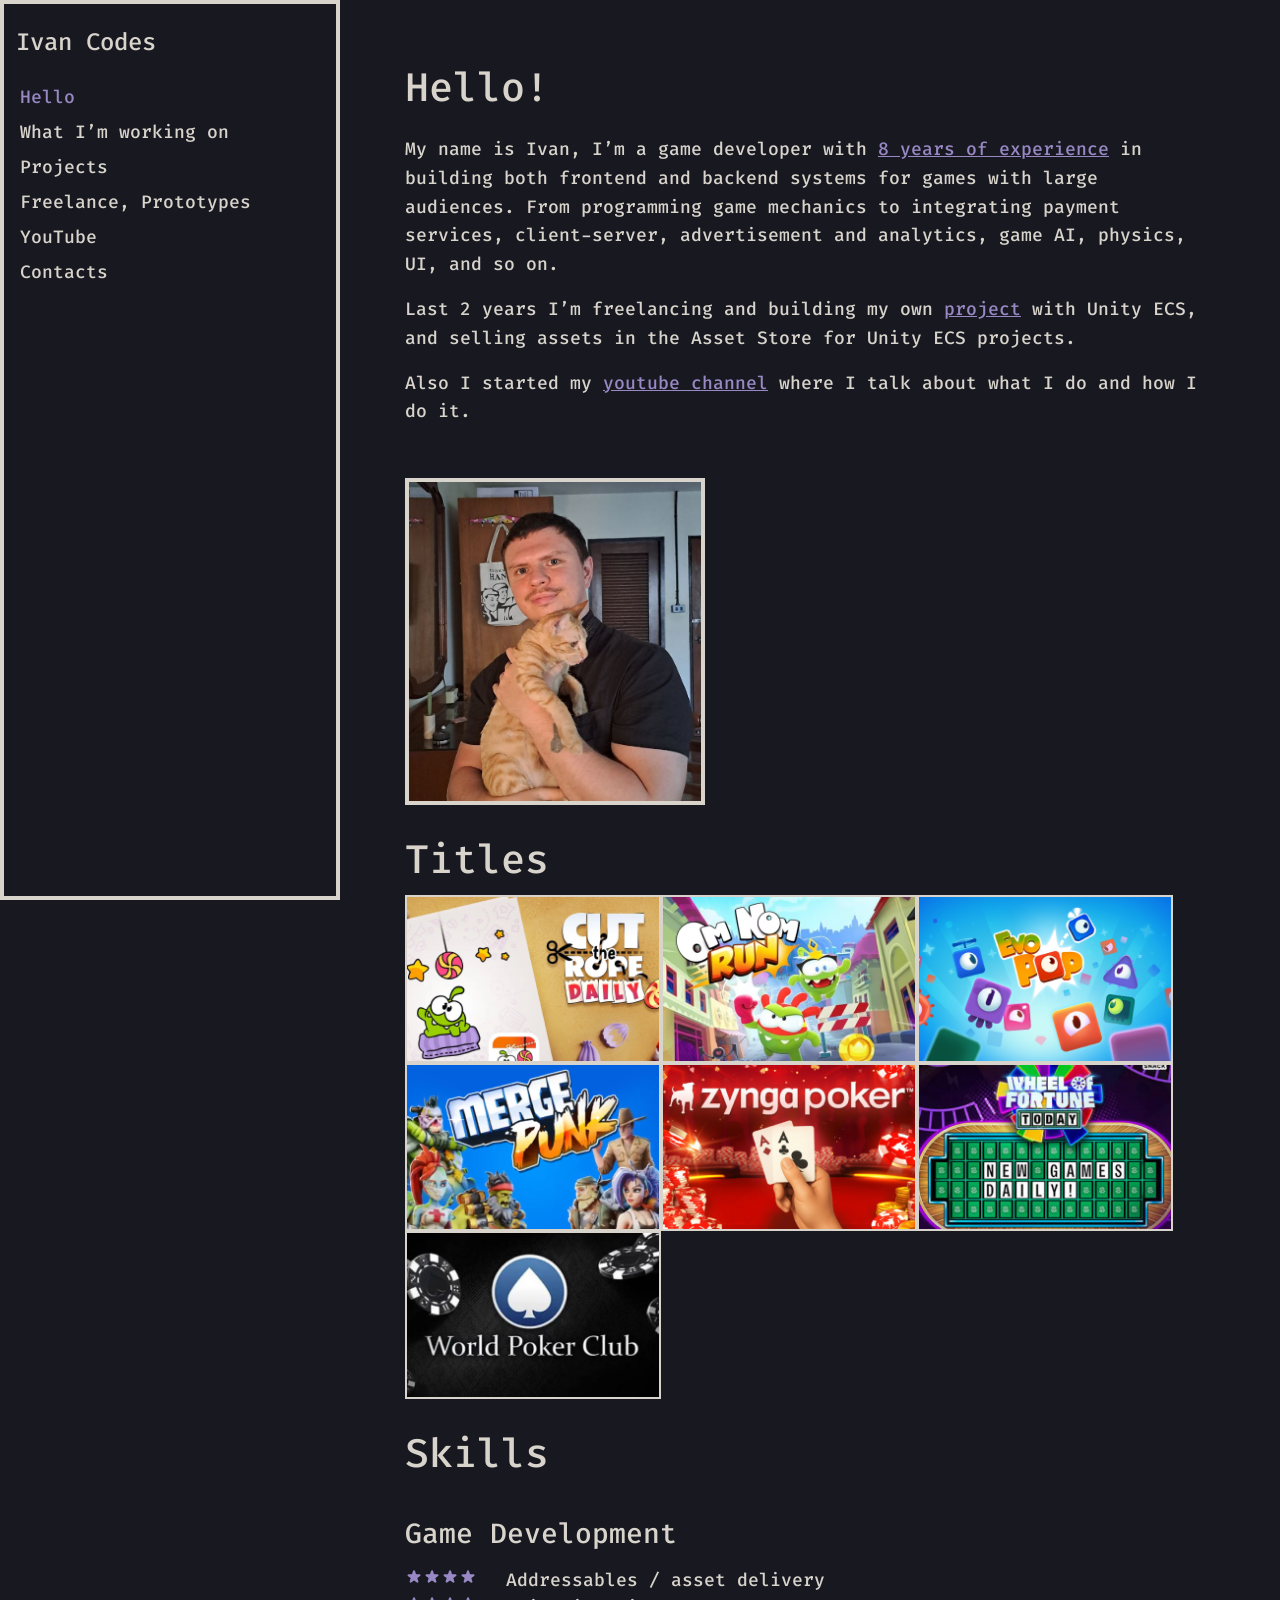
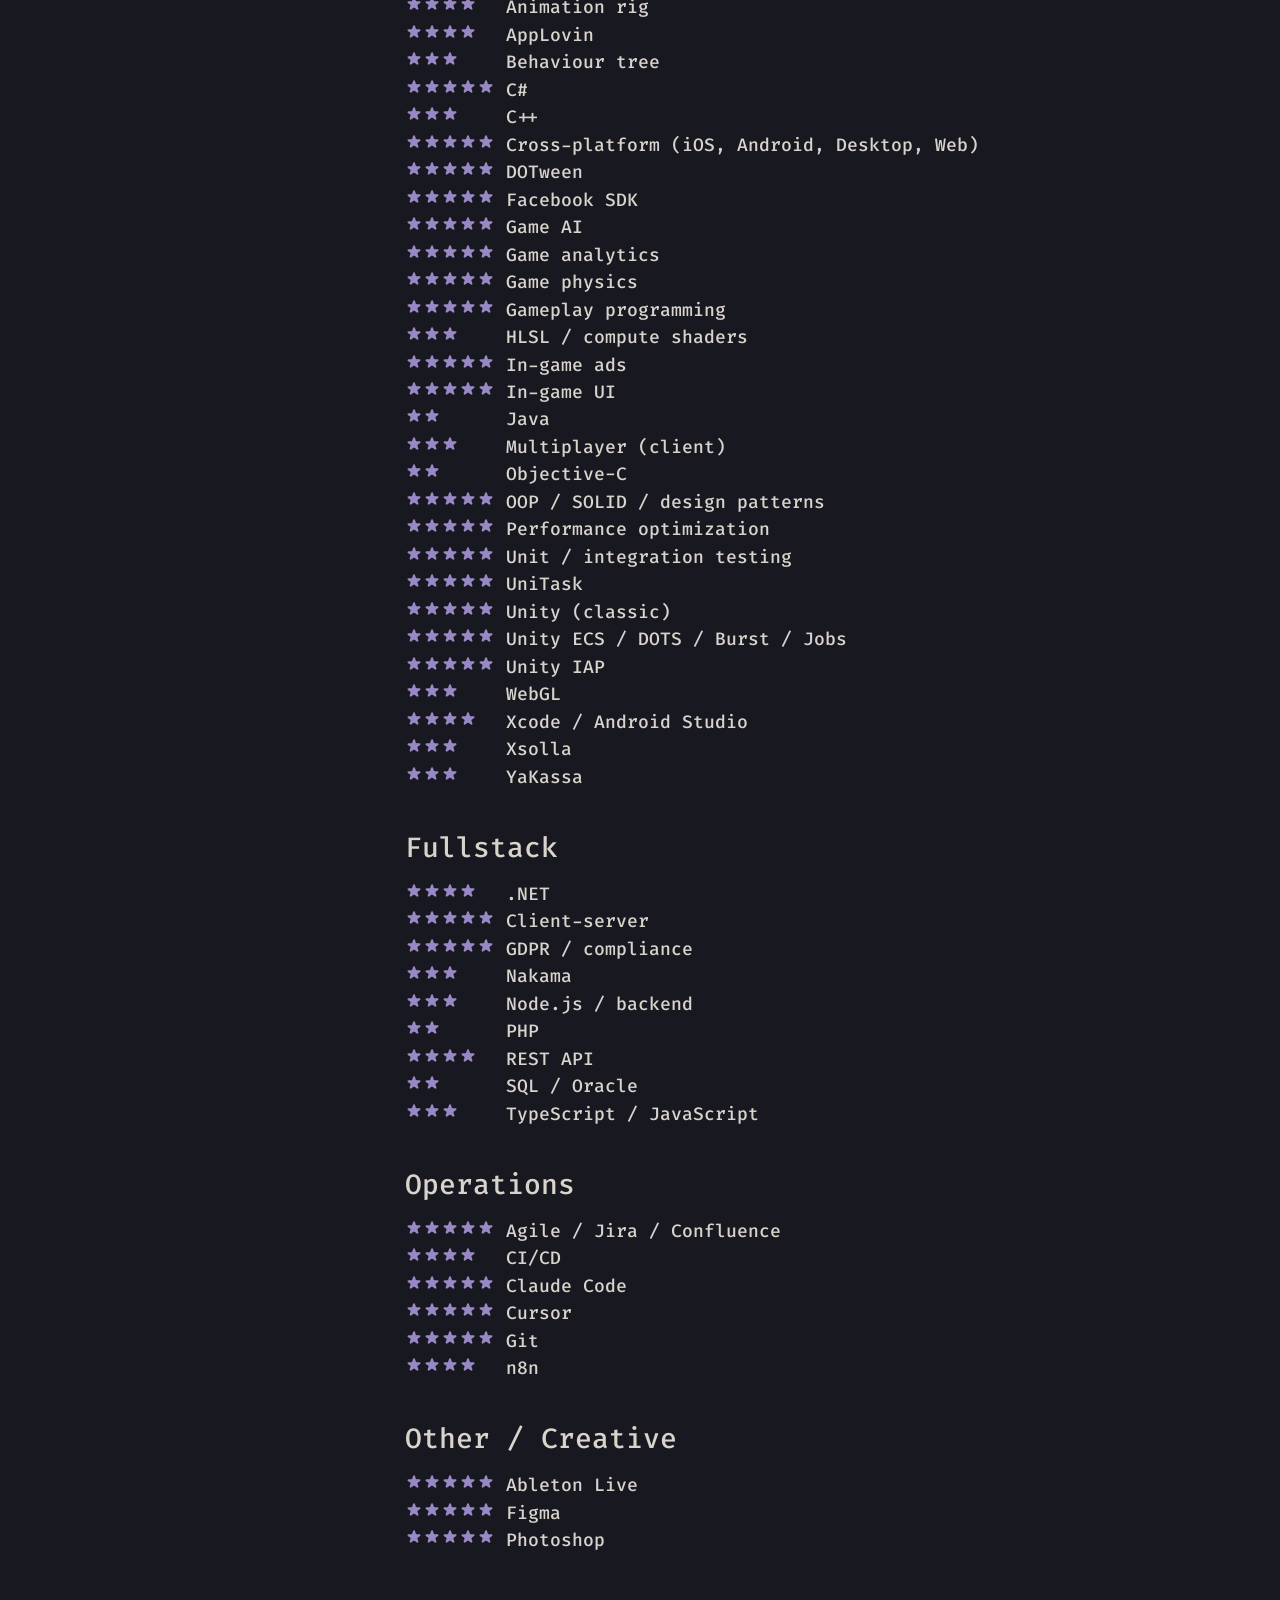
<file: index.html>
<!DOCTYPE html>
<html lang="en">
  <head>
    <meta charset="UTF-8" />
    <meta name="viewport" content="width=device-width, initial-scale=1.0" />
    <title>Hello — Ivan Codes</title>
    <link rel="stylesheet" href="css/styles.css" />
  </head>
  <body>
    <div class="page">
      <header class="topbar">
        <button
          class="menu-toggle"
          type="button"
          aria-expanded="false"
          aria-controls="site-nav"
          aria-label="Open menu"
        >
          <img
            src="assets/icons/menu-button.svg"
            alt=""
            width="40"
            height="40"
          />
        </button>
        <span class="topbar-brand">Ivan Codes</span>
      </header>

      <div class="nav-backdrop" hidden></div>

      <aside id="site-nav" class="sidebar" aria-label="Main">
        <div class="sidebar-brand">Ivan Codes</div>
        <nav class="nav">
          <a class="nav-link is-active" href="index.html">Hello</a>
          <a class="nav-link" href="working-on.html">What I’m working on</a>
          <a class="nav-link" href="projects.html">Projects</a>
          <a class="nav-link" href="freelance.html">Freelance, Prototypes</a>
          <a class="nav-link" href="youtube.html">YouTube</a>
          <a class="nav-link" href="contact.html">Contacts</a>
        </nav>
      </aside>

      <main class="content">
        <article class="content-inner">
          <div class="hello-intro">
            <div class="hello-copy">
              <h1>Hello!</h1>
              <p class="lead">
                My name is Ivan, I’m a game developer with
                <a href="projects.html">8 years of experience</a> in building
                both frontend and backend systems for games with large
                audiences. From programming game mechanics to integrating
                payment services, client-server, advertisement and analytics,
                game AI, physics, UI, and so on.
              </p>
              <p>
                Last 2 years I’m freelancing and building my own
                <a href="working-on.html">project</a> with Unity ECS, and
                selling assets in the Asset Store for Unity ECS projects.
              </p>
              <p>
                Also I started my
                <a href="youtube.html">youtube channel</a> where I talk about
                what I do and how I do it.
              </p>
            </div>
            <figure class="media hello-photo">
              <img
                src="assets/images/hello/photo.jpg"
                alt="Ivan holding an orange tabby cat"
              />
            </figure>
          </div>

          <section id="titles" class="titles" aria-label="Titles"></section>
          <section id="skills" class="skills" aria-label="Skills"></section>
        </article>
      </main>
    </div>

    <script src="js/titles.js"></script>
    <script src="js/skills.js"></script>
    <script src="js/main.js"></script>
  </body>
</html>
</file>
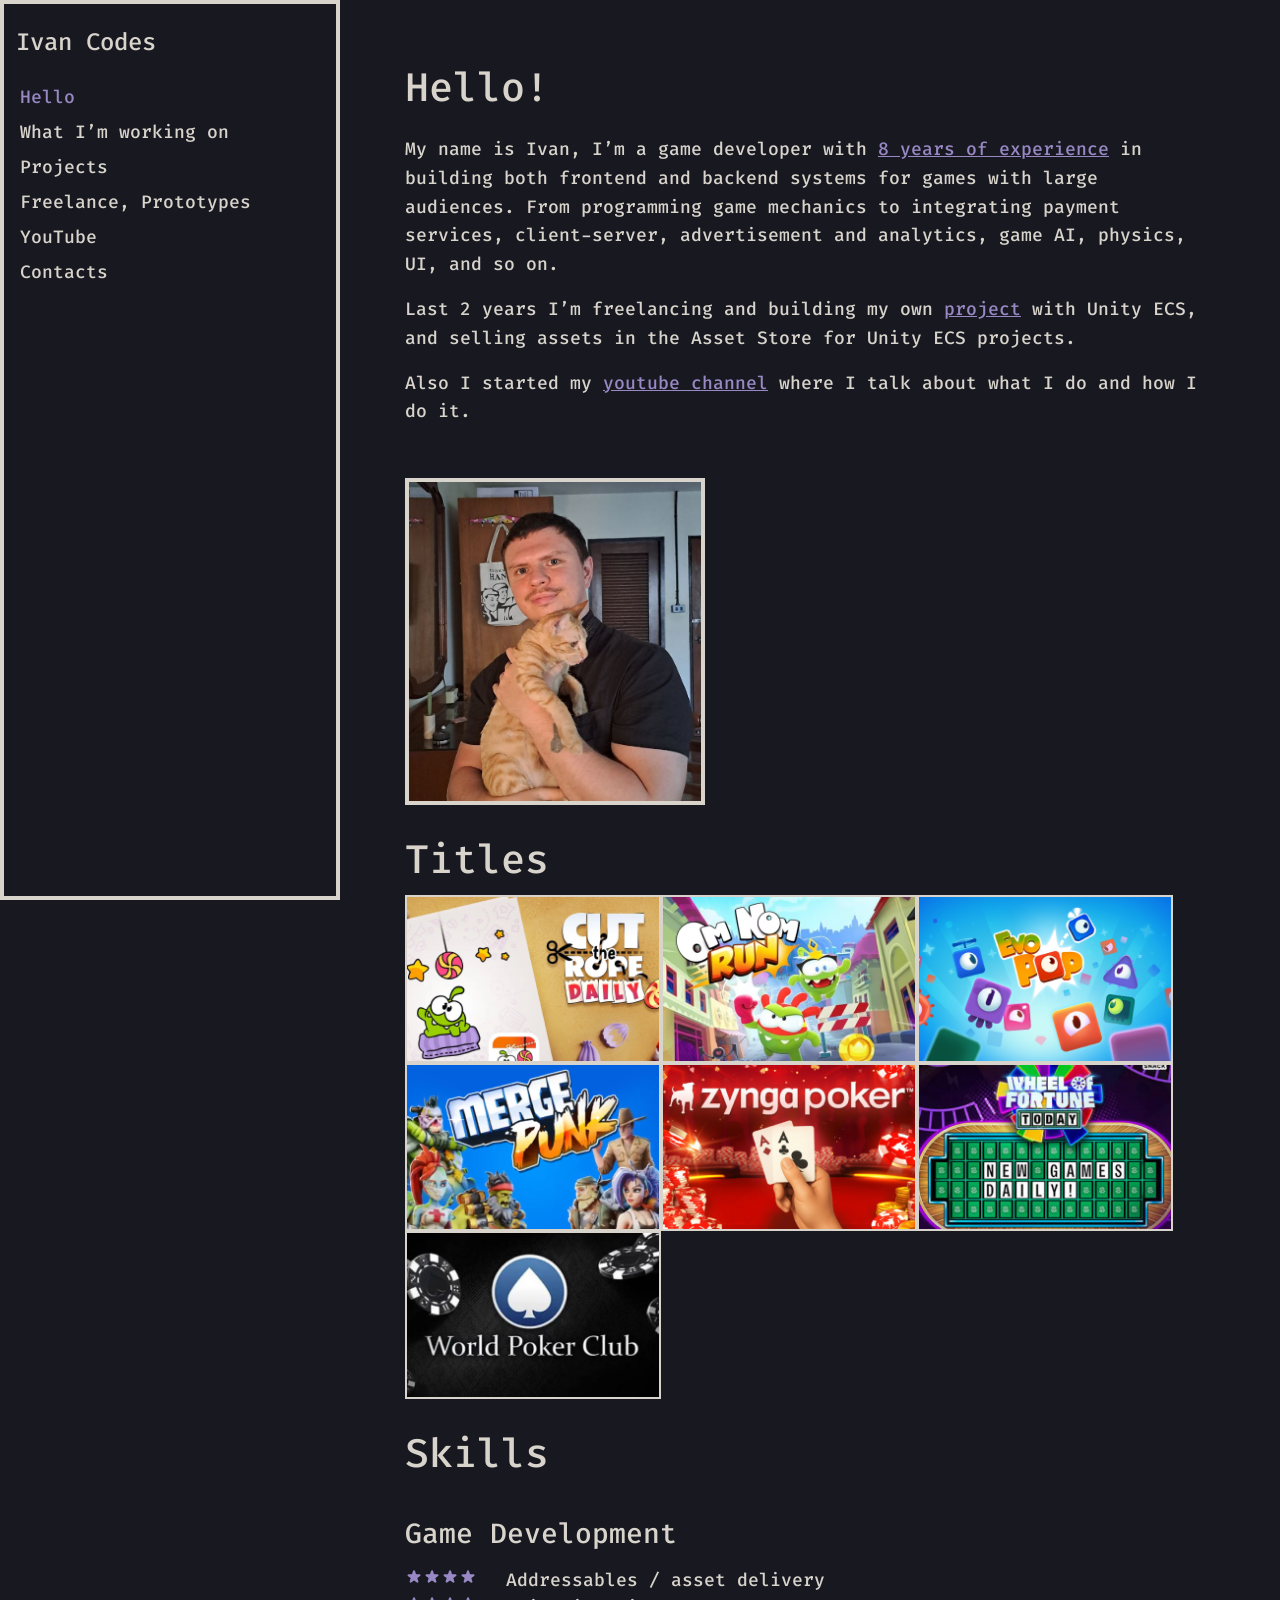
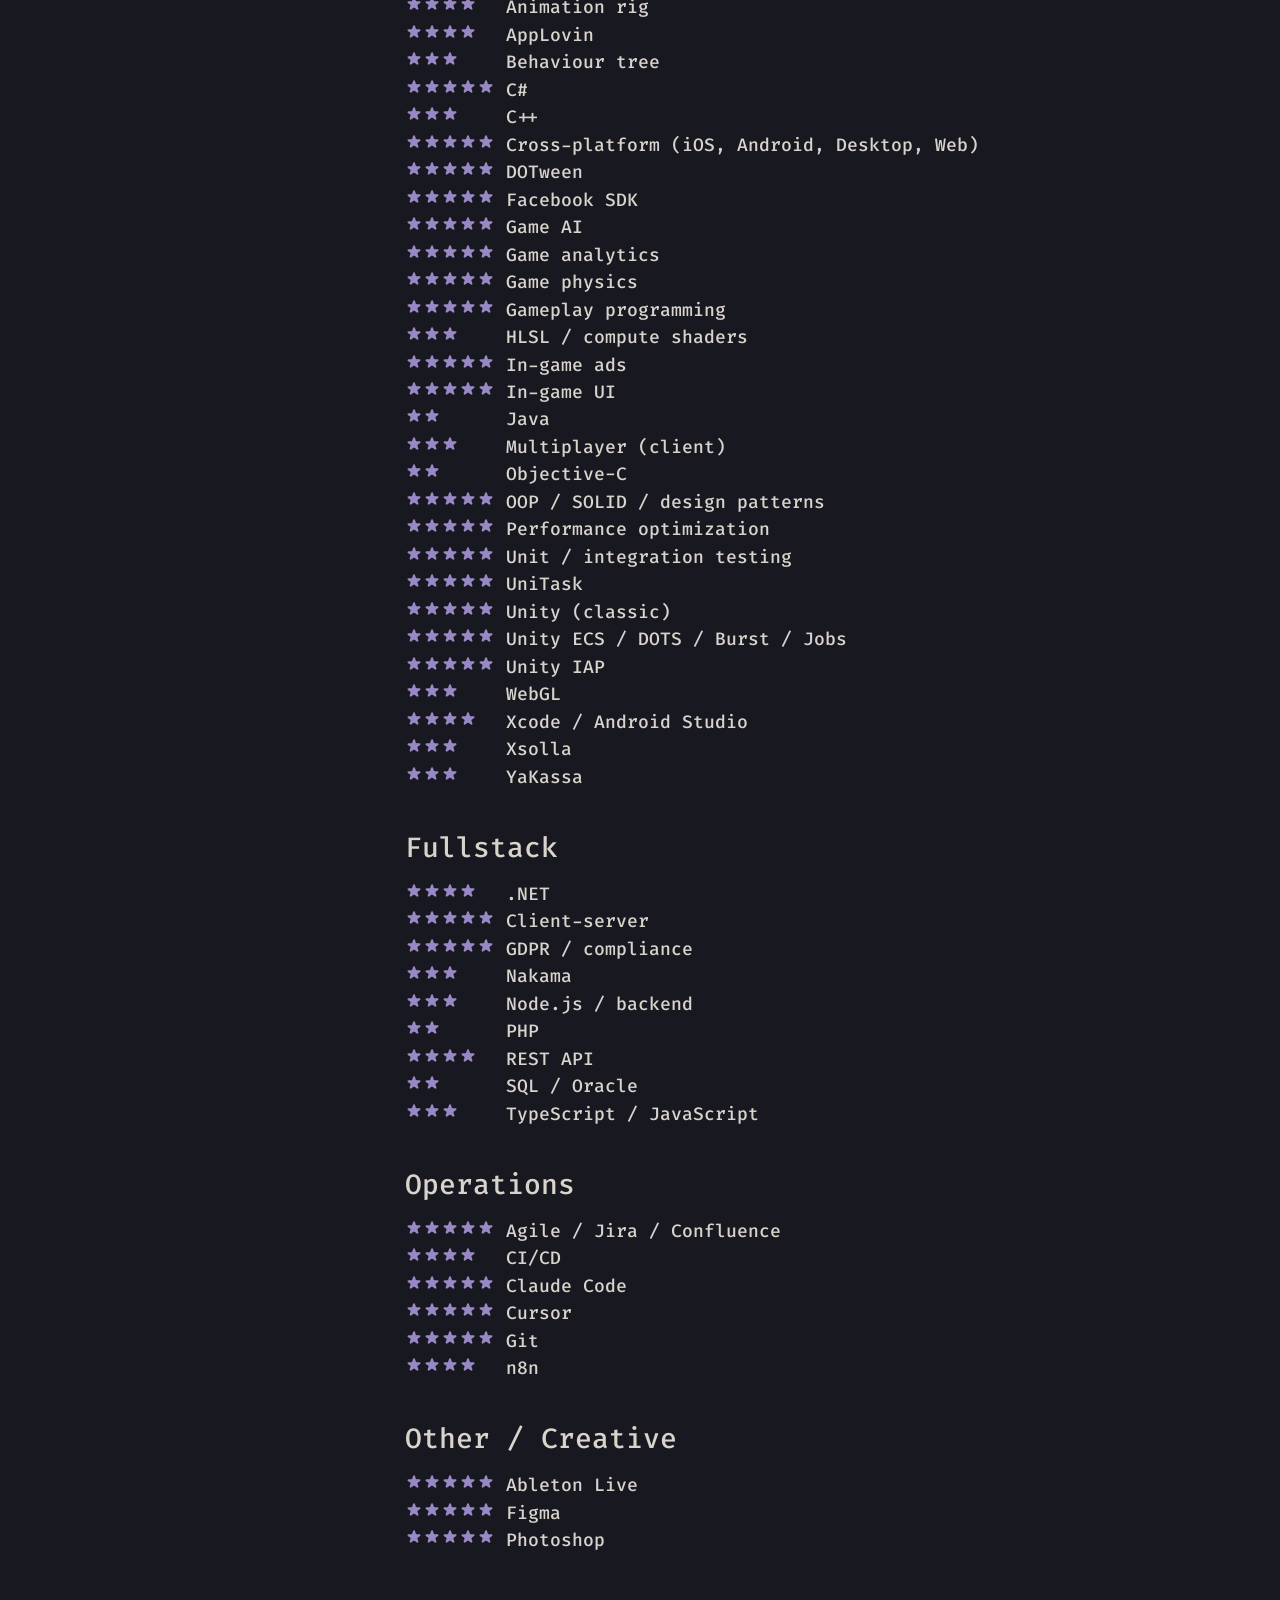
<file: about.html>
<!DOCTYPE html>
<html lang="en">
  <head>
    <meta charset="UTF-8" />
    <meta http-equiv="refresh" content="0; url=index.html" />
    <link rel="canonical" href="index.html" />
    <title>Redirecting — Ivan Codes</title>
    <script>
      location.replace("index.html");
    </script>
  </head>
  <body>
    <p><a href="index.html">Continue to Hello</a></p>
  </body>
</html>
</file>
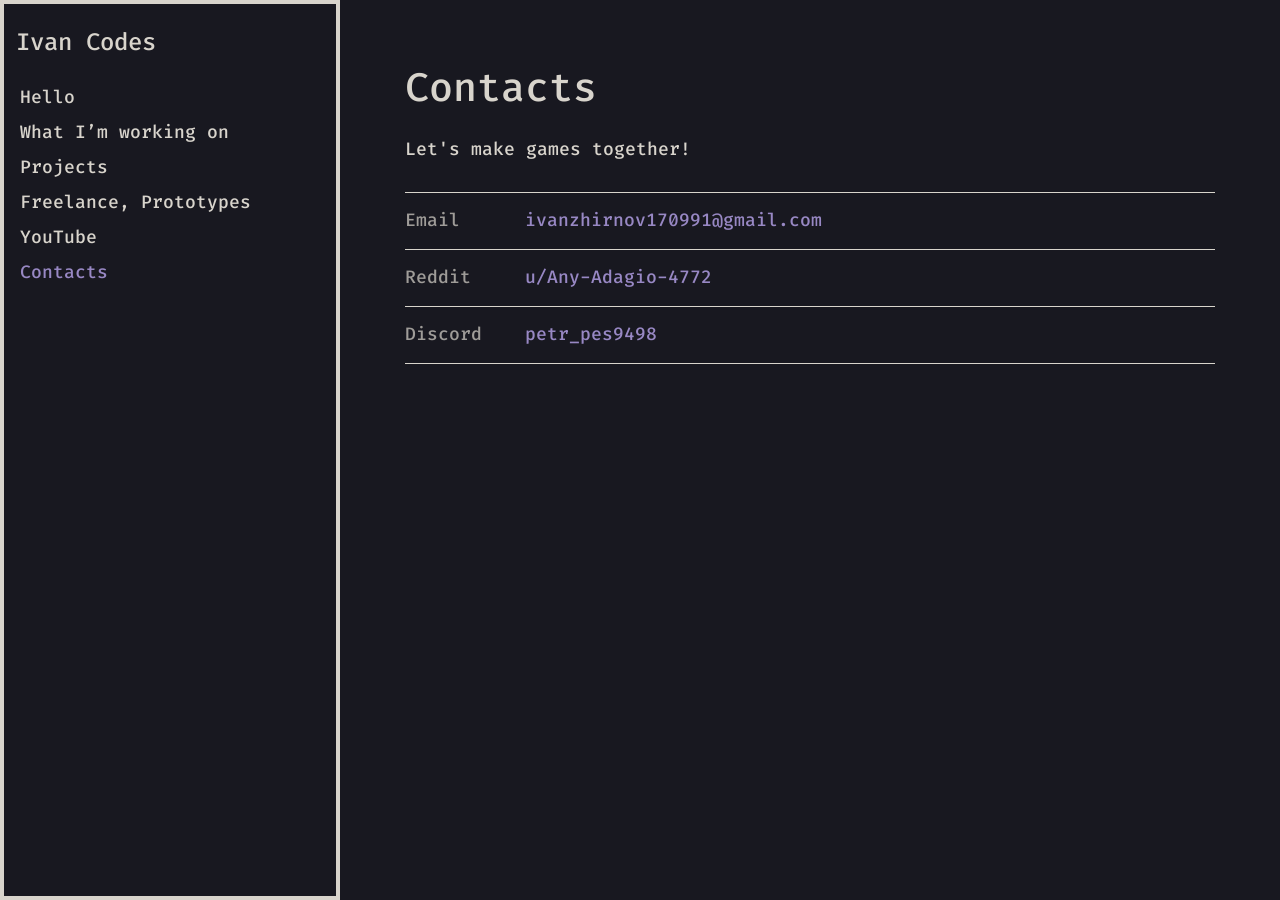
<file: contact.html>
<!DOCTYPE html>
<html lang="en">
  <head>
    <meta charset="UTF-8" />
    <meta name="viewport" content="width=device-width, initial-scale=1.0" />
    <title>Contacts — Ivan Codes</title>
    <link rel="stylesheet" href="css/styles.css" />
  </head>
  <body>
    <div class="page">
      <header class="topbar">
        <button
          class="menu-toggle"
          type="button"
          aria-expanded="false"
          aria-controls="site-nav"
          aria-label="Open menu"
        >
          <img
            src="assets/icons/menu-button.svg"
            alt=""
            width="40"
            height="40"
          />
        </button>
        <span class="topbar-brand">Ivan Codes</span>
      </header>

      <div class="nav-backdrop" hidden></div>

      <aside id="site-nav" class="sidebar" aria-label="Main">
        <div class="sidebar-brand">Ivan Codes</div>
        <nav class="nav">
          <a class="nav-link" href="index.html">Hello</a>
          <a class="nav-link" href="working-on.html">What I’m working on</a>
          <a class="nav-link" href="projects.html">Projects</a>
          <a class="nav-link" href="freelance.html">Freelance, Prototypes</a>
          <a class="nav-link" href="youtube.html">YouTube</a>
          <a class="nav-link is-active" href="contact.html">Contacts</a>
        </nav>
      </aside>

      <main class="content">
        <article class="content-inner">
          <h1>Contacts</h1>
          <p class="lead">Let's make games together!</p>
          <ul class="contact-list">
            <li class="contact-item">
              <span class="contact-label">Email</span>
              <a
                class="contact-value"
                href="mailto:ivanzhirnov170991@gmail.com"
                >ivanzhirnov170991@gmail.com</a
              >
            </li>
            <li class="contact-item">
              <span class="contact-label">Reddit</span>
              <a
                class="contact-value"
                href="https://www.reddit.com/u/Any-Adagio-4772/s/IIizEXTrx5"
                target="_blank"
                rel="noopener noreferrer"
                >u/Any-Adagio-4772</a
              >
            </li>
            <li class="contact-item">
              <span class="contact-label">Discord</span>
              <span class="contact-value">petr_pes9498</span>
            </li>
          </ul>
        </article>
      </main>
    </div>

    <script src="js/main.js"></script>
  </body>
</html>
</file>
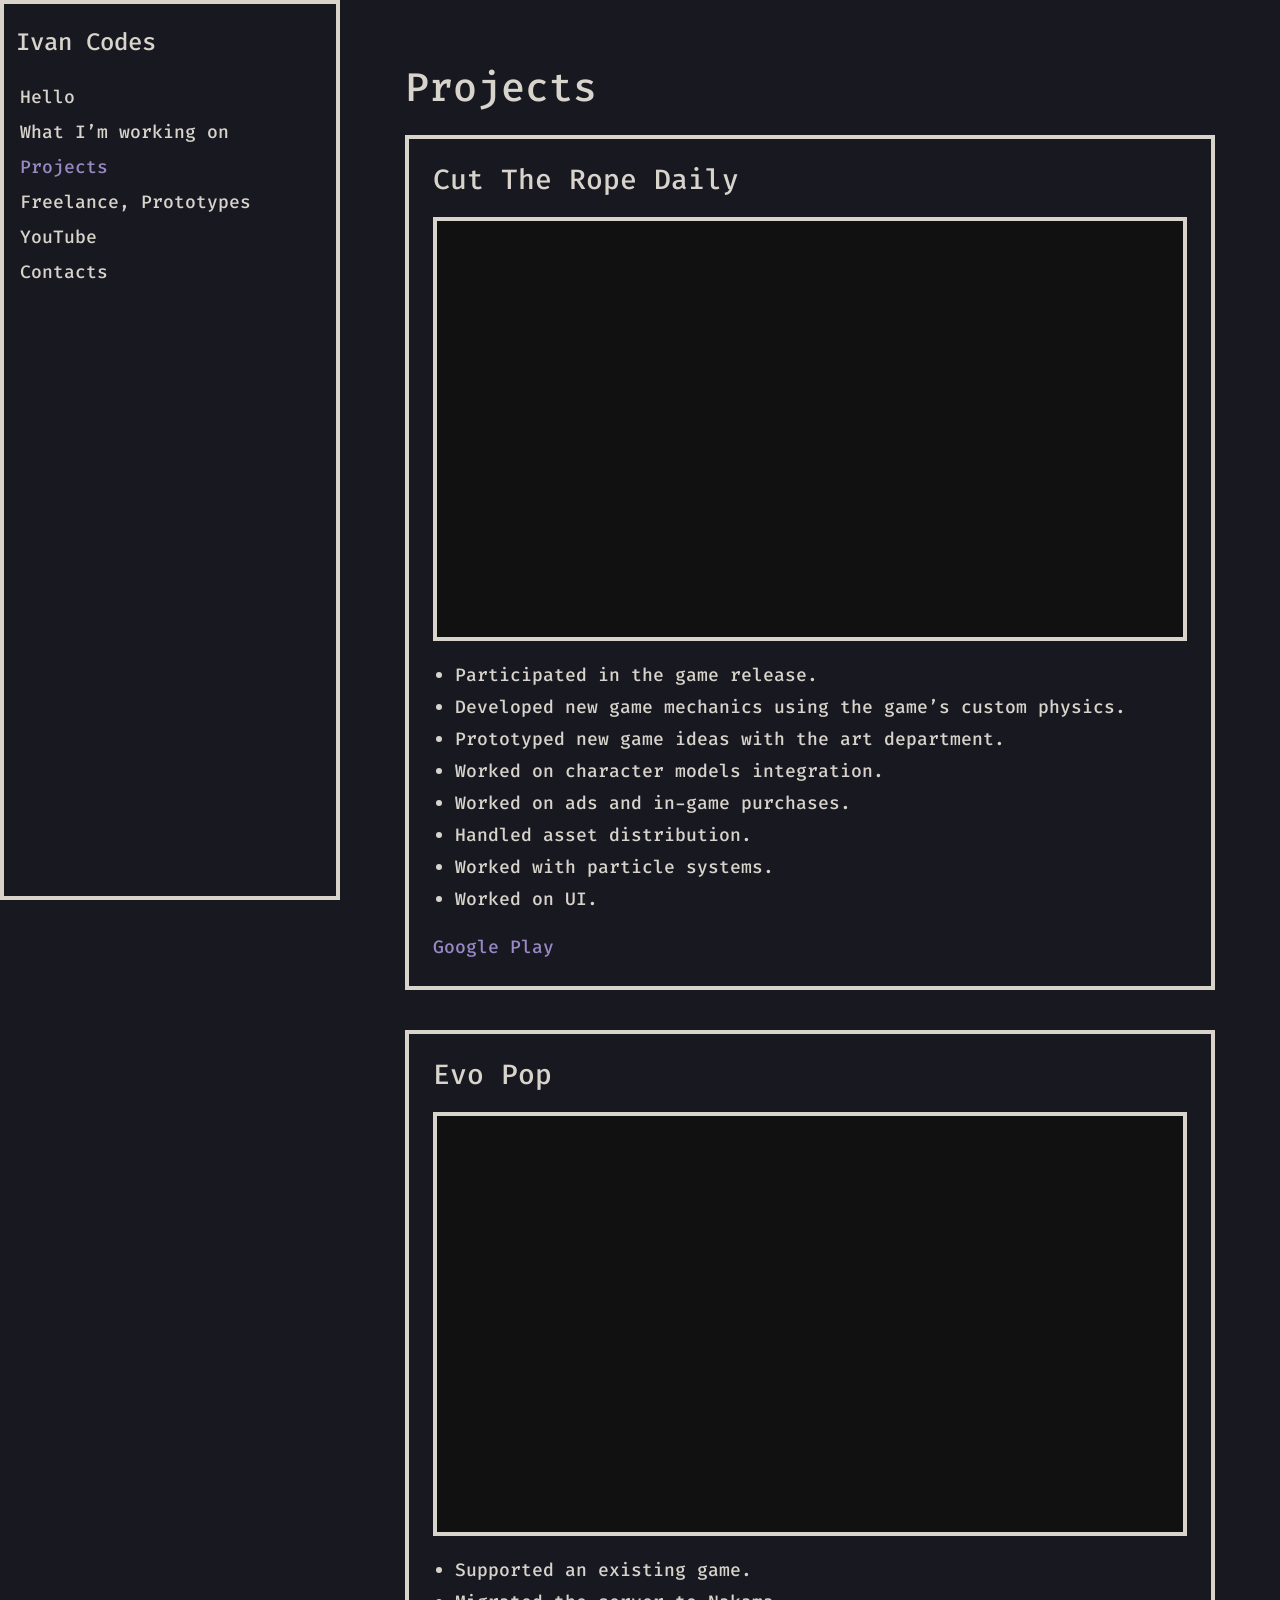
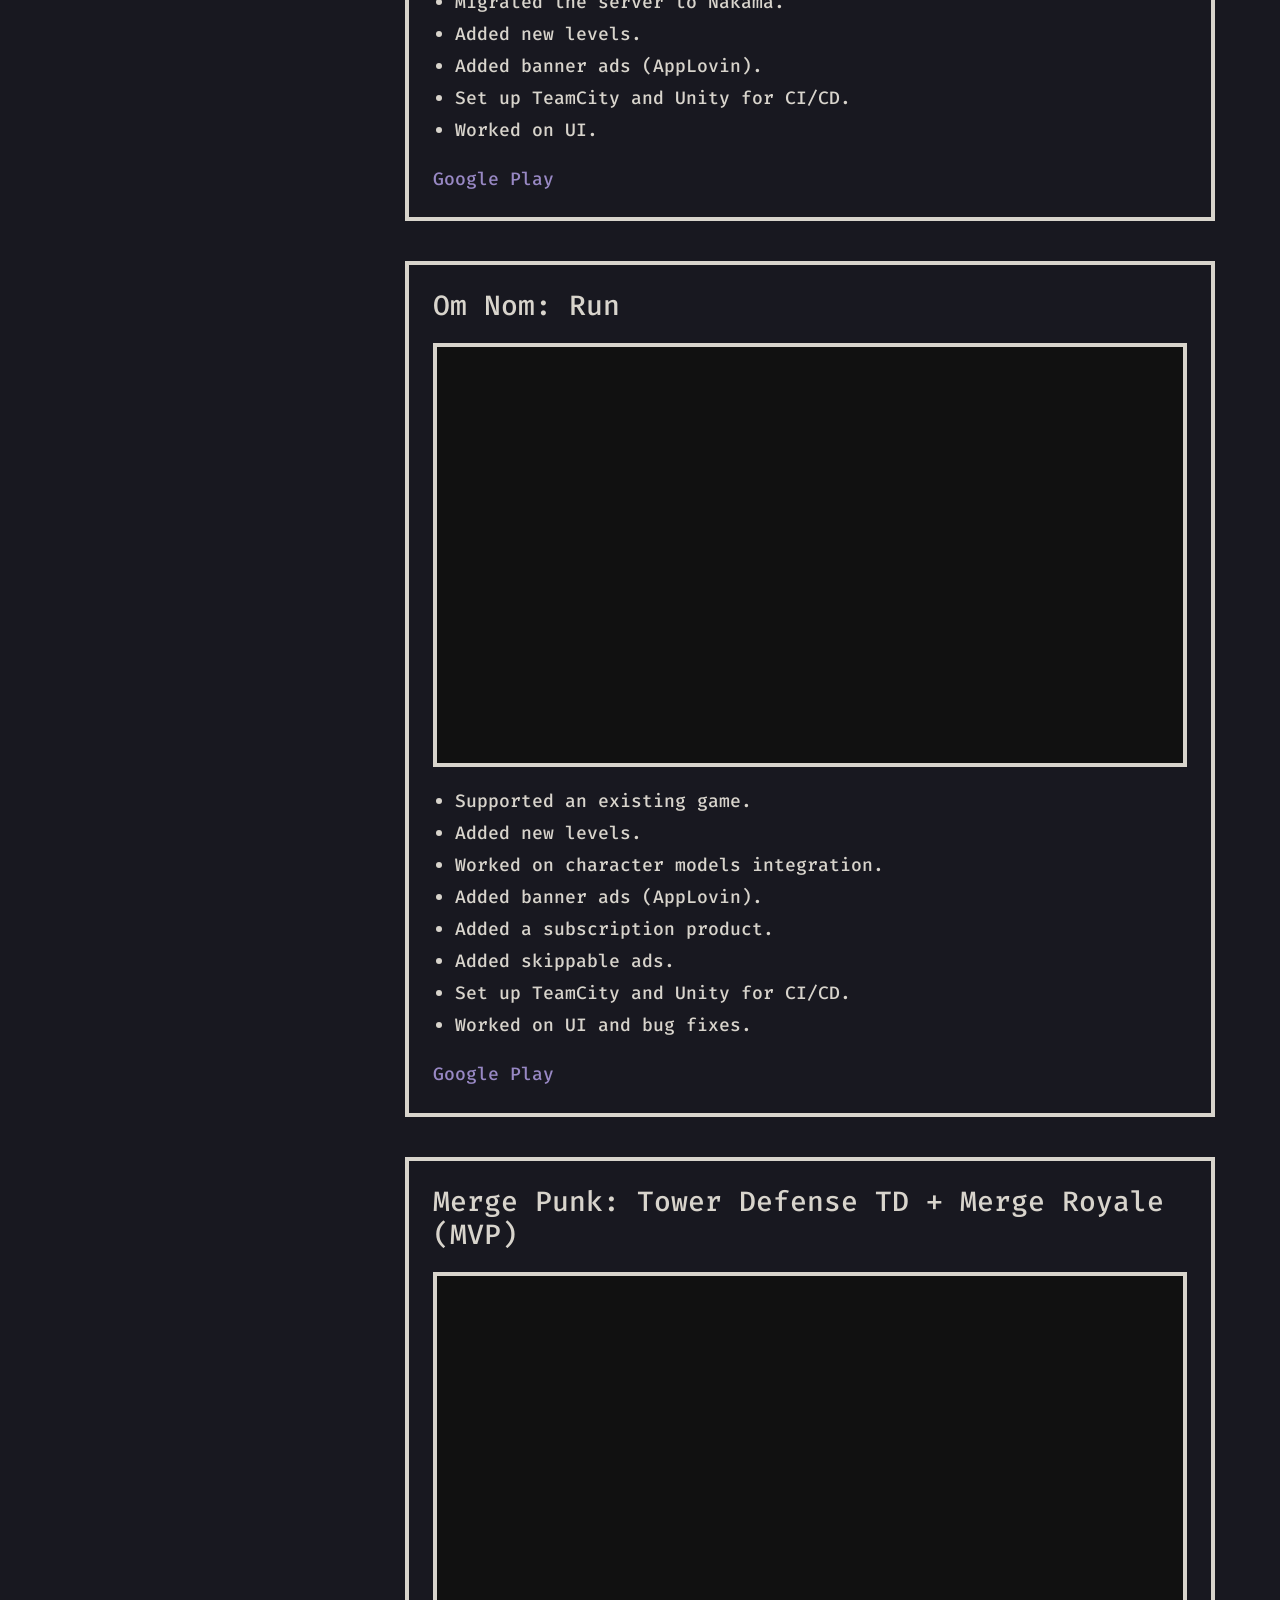
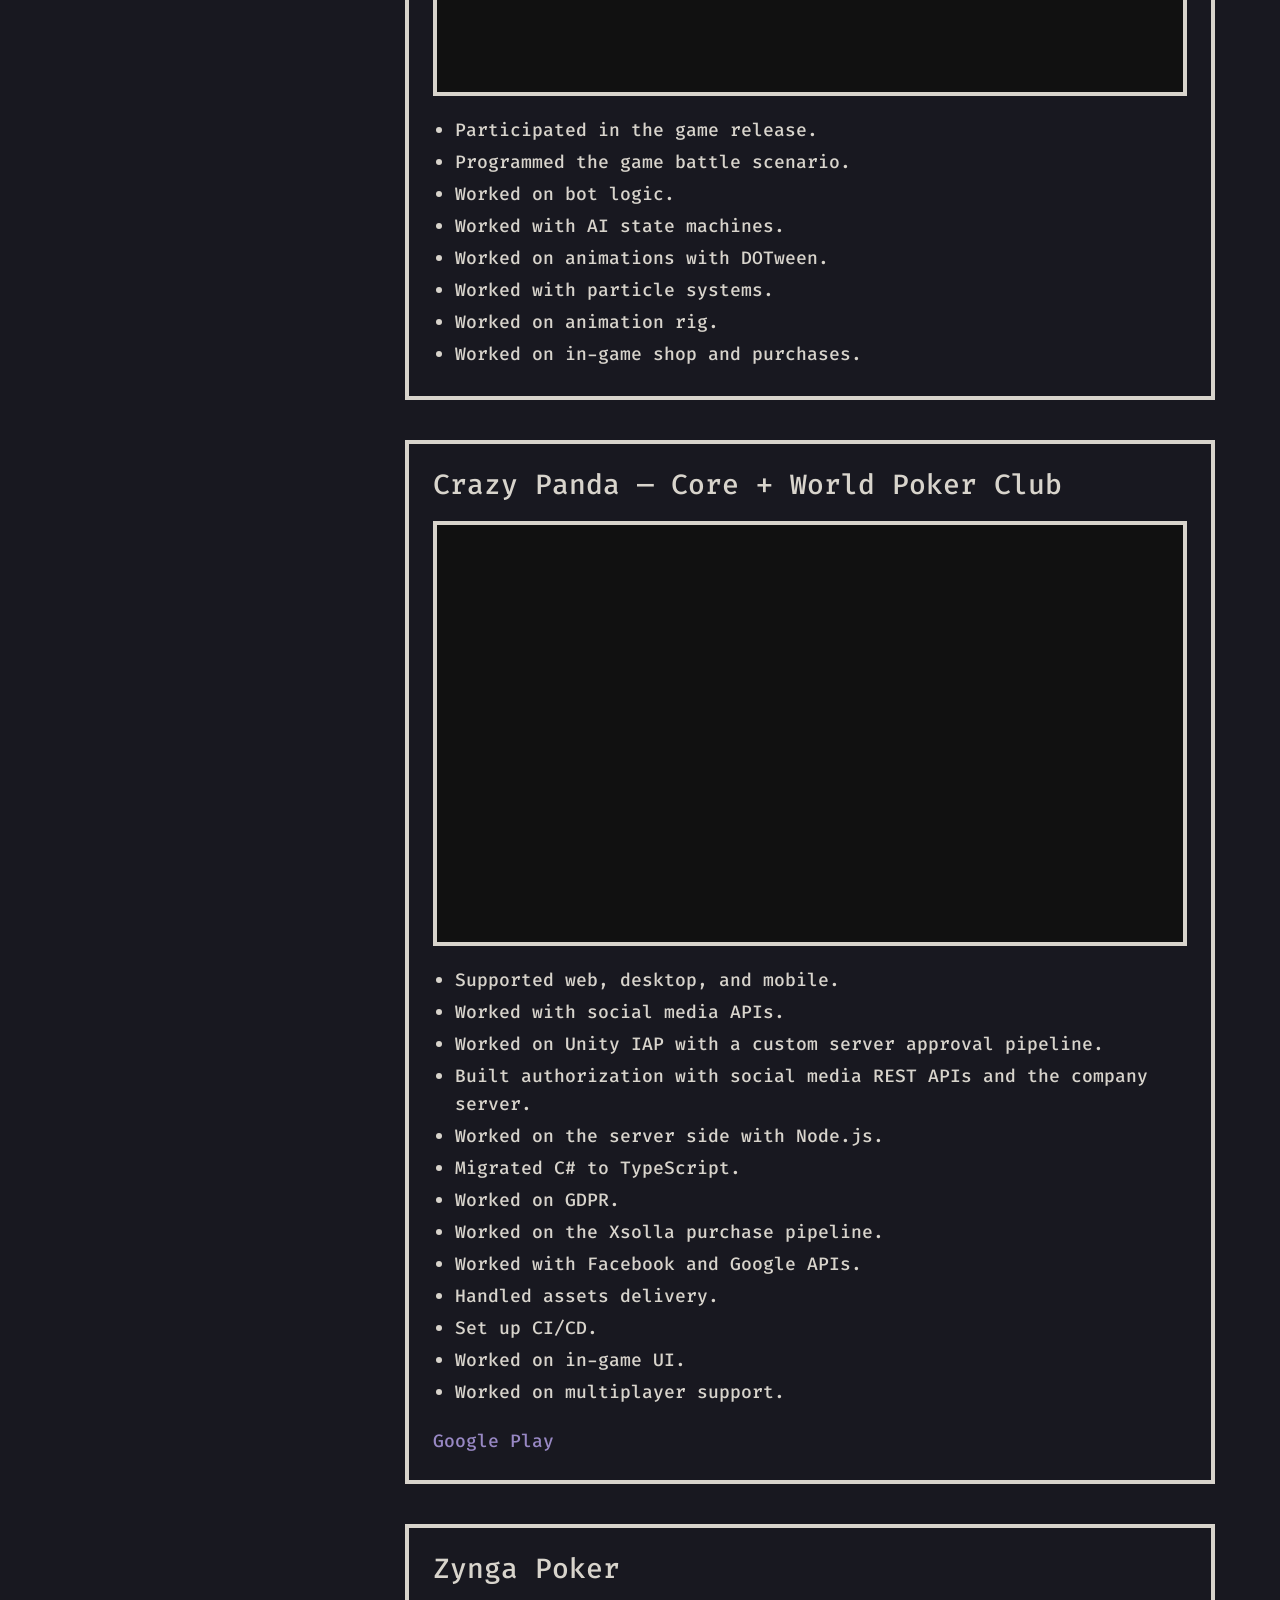
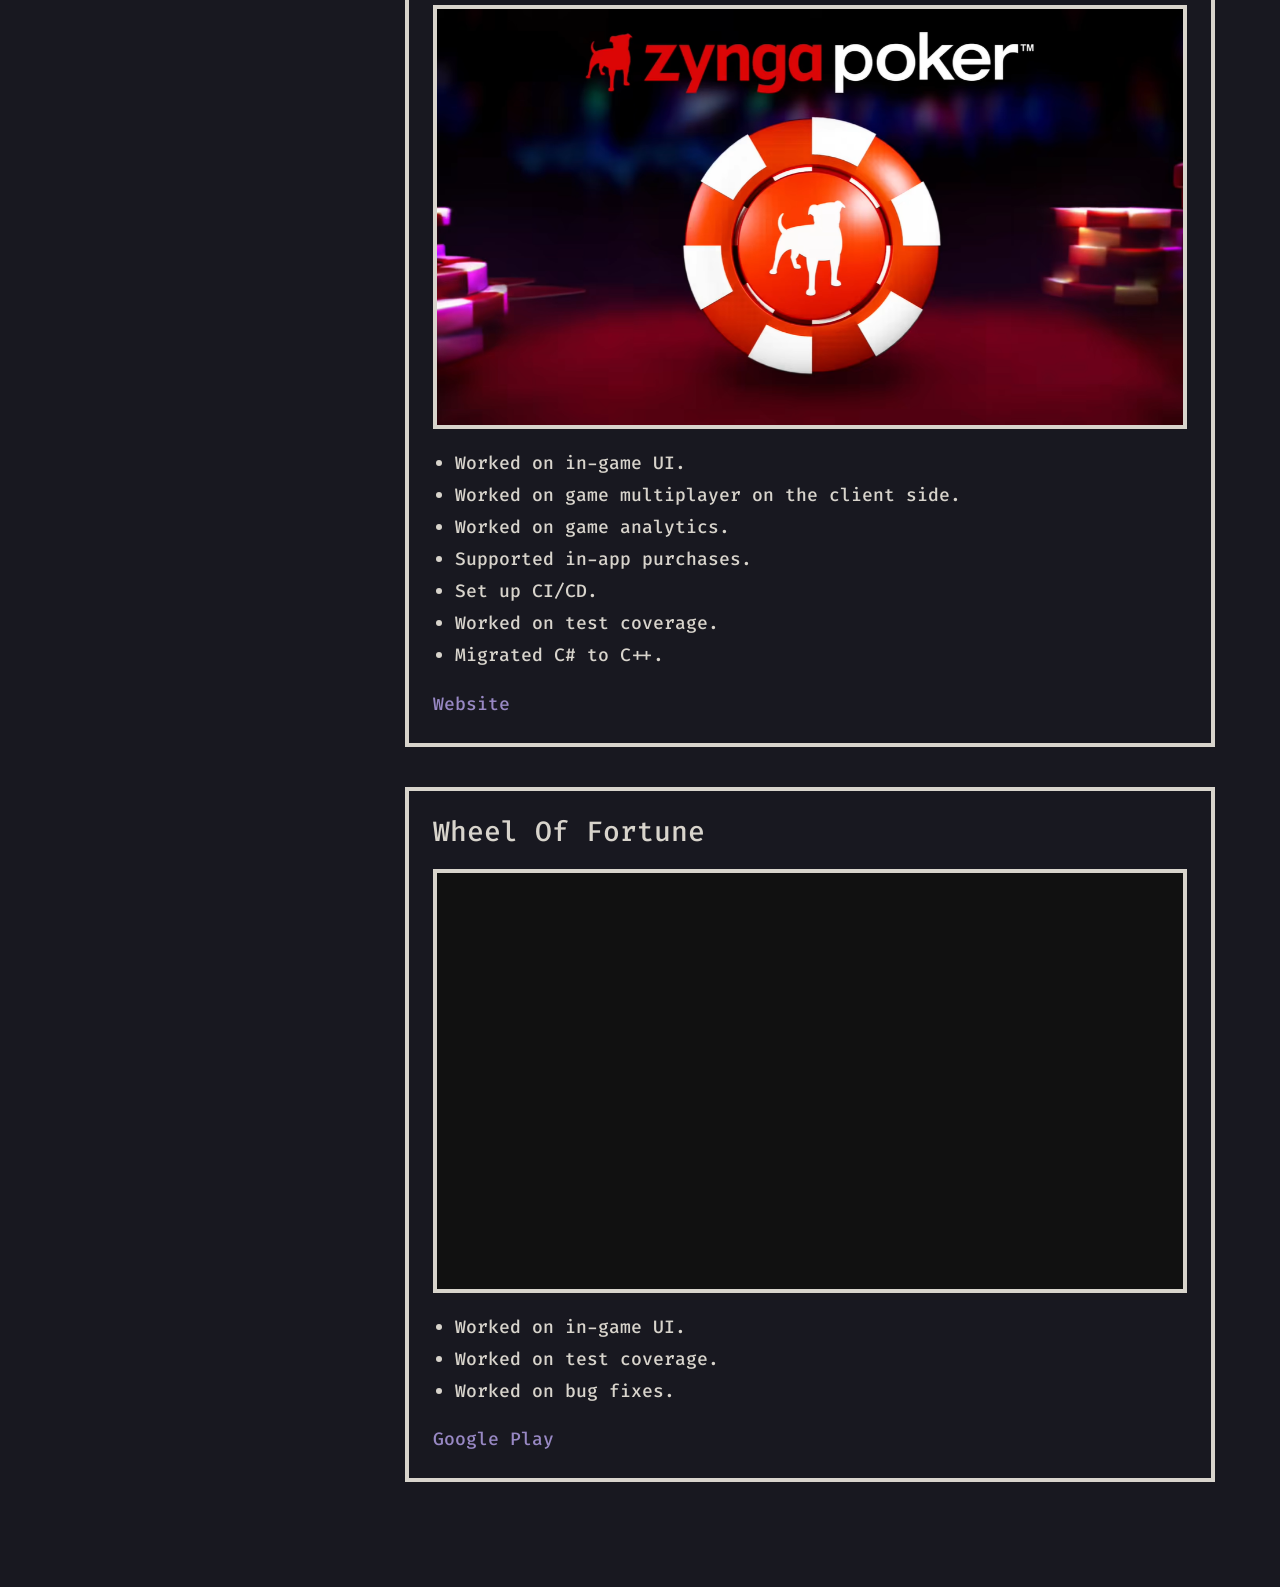
<file: projects.html>
<!DOCTYPE html>
<html lang="en">
  <head>
    <meta charset="UTF-8" />
    <meta name="viewport" content="width=device-width, initial-scale=1.0" />
    <title>Projects — Ivan Codes</title>
    <link rel="stylesheet" href="css/styles.css" />
  </head>
  <body>
    <div class="page">
      <header class="topbar">
        <button
          class="menu-toggle"
          type="button"
          aria-expanded="false"
          aria-controls="site-nav"
          aria-label="Open menu"
        >
          <img
            src="assets/icons/menu-button.svg"
            alt=""
            width="40"
            height="40"
          />
        </button>
        <span class="topbar-brand">Ivan Codes</span>
      </header>

      <div class="nav-backdrop" hidden></div>

      <aside id="site-nav" class="sidebar" aria-label="Main">
        <div class="sidebar-brand">Ivan Codes</div>
        <nav class="nav">
          <a class="nav-link" href="index.html">Hello</a>
          <a class="nav-link" href="working-on.html">What I’m working on</a>
          <a class="nav-link is-active" href="projects.html">Projects</a>
          <a class="nav-link" href="freelance.html">Freelance, Prototypes</a>
          <a class="nav-link" href="youtube.html">YouTube</a>
          <a class="nav-link" href="contact.html">Contacts</a>
        </nav>
      </aside>

      <main class="content">
        <article class="content-inner">
          <h1>Projects</h1>

          <section id="cut-the-rope-daily" class="project">
            <h2>Cut The Rope Daily</h2>
            <div class="video-embed">
              <iframe
                src="https://www.youtube-nocookie.com/embed/8ChzVBC2-10"
                title="Cut The Rope Daily"
                allow="accelerometer; autoplay; clipboard-write; encrypted-media; gyroscope; picture-in-picture; web-share"
                allowfullscreen
              ></iframe>
            </div>
            <ul class="project-list">
              <li>Participated in the game release.</li>
              <li>
                Developed new game mechanics using the game’s custom physics.
              </li>
              <li>Prototyped new game ideas with the art department.</li>
              <li>Worked on character models integration.</li>
              <li>Worked on ads and in-game purchases.</li>
              <li>Handled asset distribution.</li>
              <li>Worked with particle systems.</li>
              <li>Worked on UI.</li>
            </ul>
            <p class="project-store">
              <a
                href="https://play.google.com/store/apps/details?id=com.netflix.NGP.CutTheRopeDaily"
                target="_blank"
                rel="noopener noreferrer"
                >Google Play</a
              >
            </p>
          </section>

          <section id="evo-pop" class="project">
            <h2>Evo Pop</h2>
            <div class="video-embed">
              <iframe
                src="https://www.youtube-nocookie.com/embed/UW2NQ2LslG8"
                title="Evo Pop"
                allow="accelerometer; autoplay; clipboard-write; encrypted-media; gyroscope; picture-in-picture; web-share"
                allowfullscreen
              ></iframe>
            </div>
            <ul class="project-list">
              <li>Supported an existing game.</li>
              <li>Migrated the server to Nakama.</li>
              <li>Added new levels.</li>
              <li>Added banner ads (AppLovin).</li>
              <li>Set up TeamCity and Unity for CI/CD.</li>
              <li>Worked on UI.</li>
            </ul>
            <p class="project-store">
              <a
                href="https://play.google.com/store/apps/details?id=com.zeptolab.evopop"
                target="_blank"
                rel="noopener noreferrer"
                >Google Play</a
              >
            </p>
          </section>

          <section id="om-nom-run" class="project">
            <h2>Om Nom: Run</h2>
            <div class="video-embed">
              <iframe
                src="https://www.youtube-nocookie.com/embed/kTJikKvjhKQ"
                title="Om Nom: Run"
                allow="accelerometer; autoplay; clipboard-write; encrypted-media; gyroscope; picture-in-picture; web-share"
                allowfullscreen
              ></iframe>
            </div>
            <ul class="project-list">
              <li>Supported an existing game.</li>
              <li>Added new levels.</li>
              <li>Worked on character models integration.</li>
              <li>Added banner ads (AppLovin).</li>
              <li>Added a subscription product.</li>
              <li>Added skippable ads.</li>
              <li>Set up TeamCity and Unity for CI/CD.</li>
              <li>Worked on UI and bug fixes.</li>
            </ul>
            <p class="project-store">
              <a
                href="https://play.google.com/store/apps/details?id=com.zeptolab.omnomrun.google"
                target="_blank"
                rel="noopener noreferrer"
                >Google Play</a
              >
            </p>
          </section>

          <section id="merge-punk" class="project">
            <h2>Merge Punk: Tower Defense TD + Merge Royale (MVP)</h2>
            <div class="video-embed">
              <iframe
                src="https://www.youtube-nocookie.com/embed/OgP-EI9YQqM"
                title="Merge Punk"
                allow="accelerometer; autoplay; clipboard-write; encrypted-media; gyroscope; picture-in-picture; web-share"
                allowfullscreen
              ></iframe>
            </div>
            <ul class="project-list">
              <li>Participated in the game release.</li>
              <li>Programmed the game battle scenario.</li>
              <li>Worked on bot logic.</li>
              <li>Worked with AI state machines.</li>
              <li>Worked on animations with DOTween.</li>
              <li>Worked with particle systems.</li>
              <li>Worked on animation rig.</li>
              <li>Worked on in-game shop and purchases.</li>
            </ul>
          </section>

          <section id="world-poker-club" class="project">
            <h2>Crazy Panda — Core + World Poker Club</h2>
            <div class="video-embed">
              <iframe
                src="https://www.youtube-nocookie.com/embed/4vVHN1HScmM"
                title="World Poker Club"
                allow="accelerometer; autoplay; clipboard-write; encrypted-media; gyroscope; picture-in-picture; web-share"
                allowfullscreen
              ></iframe>
            </div>
            <ul class="project-list">
              <li>Supported web, desktop, and mobile.</li>
              <li>Worked with social media APIs.</li>
              <li>
                Worked on Unity IAP with a custom server approval pipeline.
              </li>
              <li>
                Built authorization with social media REST APIs and the company
                server.
              </li>
              <li>Worked on the server side with Node.js.</li>
              <li>Migrated C# to TypeScript.</li>
              <li>Worked on GDPR.</li>
              <li>Worked on the Xsolla purchase pipeline.</li>
              <li>Worked with Facebook and Google APIs.</li>
              <li>Handled assets delivery.</li>
              <li>Set up CI/CD.</li>
              <li>Worked on in-game UI.</li>
              <li>Worked on multiplayer support.</li>
            </ul>
            <p class="project-store">
              <a
                href="https://play.google.com/store/apps/details?id=air.ru.crazypanda.wpcm"
                target="_blank"
                rel="noopener noreferrer"
                >Google Play</a
              >
            </p>
          </section>

          <section id="zynga-poker" class="project">
            <h2>Zynga Poker</h2>
            <figure class="media">
              <img
                src="assets/images/projects/zynga-poker.png"
                alt="Zynga Poker"
              />
            </figure>
            <ul class="project-list">
              <li>Worked on in-game UI.</li>
              <li>Worked on game multiplayer on the client side.</li>
              <li>Worked on game analytics.</li>
              <li>Supported in-app purchases.</li>
              <li>Set up CI/CD.</li>
              <li>Worked on test coverage.</li>
              <li>Migrated C# to C++.</li>
            </ul>
            <p class="project-store">
              <a
                href="https://zyngapoker.com/"
                target="_blank"
                rel="noopener noreferrer"
                >Website</a
              >
            </p>
          </section>

          <section id="wheel-of-fortune" class="project">
            <h2>Wheel Of Fortune</h2>
            <div class="video-embed">
              <iframe
                src="https://www.youtube-nocookie.com/embed/eXP1ELT7rEc"
                title="Wheel Of Fortune"
                allow="accelerometer; autoplay; clipboard-write; encrypted-media; gyroscope; picture-in-picture; web-share"
                allowfullscreen
              ></iframe>
            </div>
            <ul class="project-list">
              <li>Worked on in-game UI.</li>
              <li>Worked on test coverage.</li>
              <li>Worked on bug fixes.</li>
            </ul>
            <p class="project-store">
              <a
                href="https://play.google.com/store/apps/details?id=com.scopely.wheeloffortune"
                target="_blank"
                rel="noopener noreferrer"
                >Google Play</a
              >
            </p>
          </section>
        </article>
      </main>
    </div>

    <script src="js/main.js"></script>
  </body>
</html>
</file>
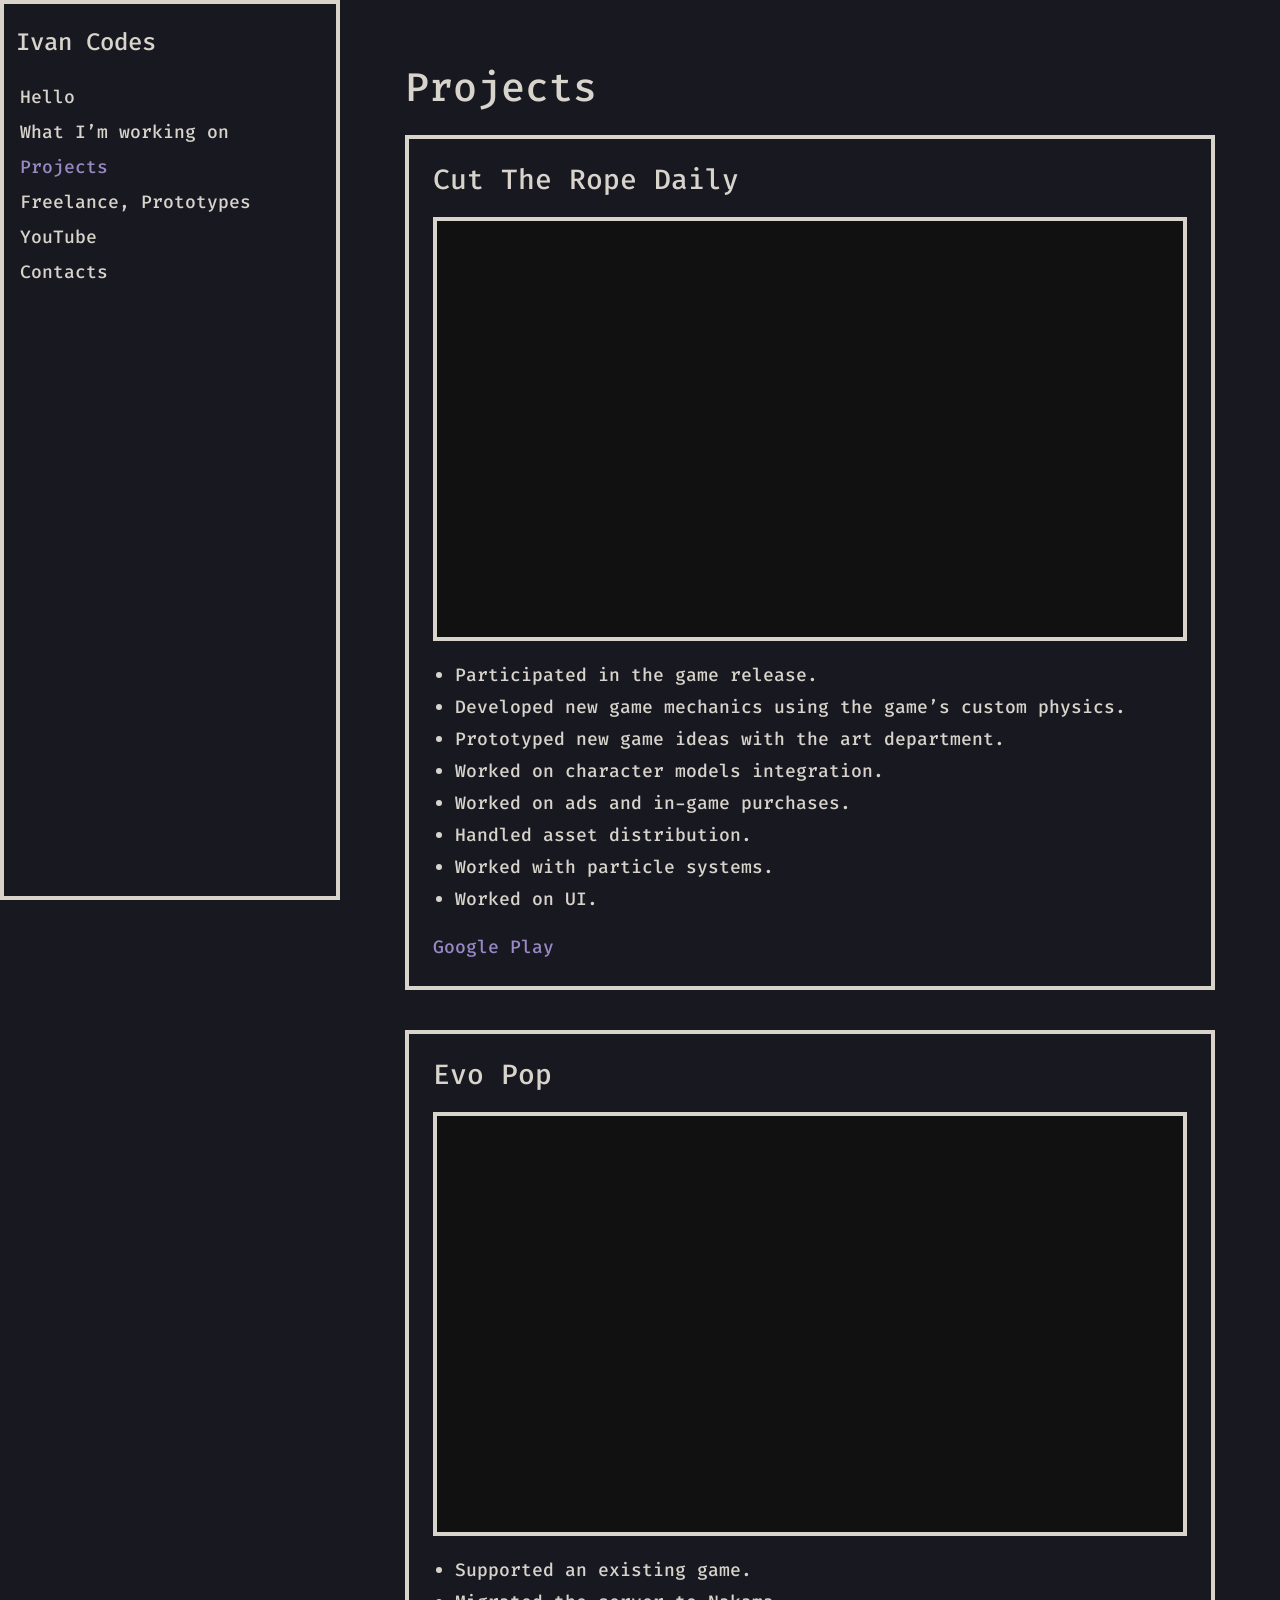
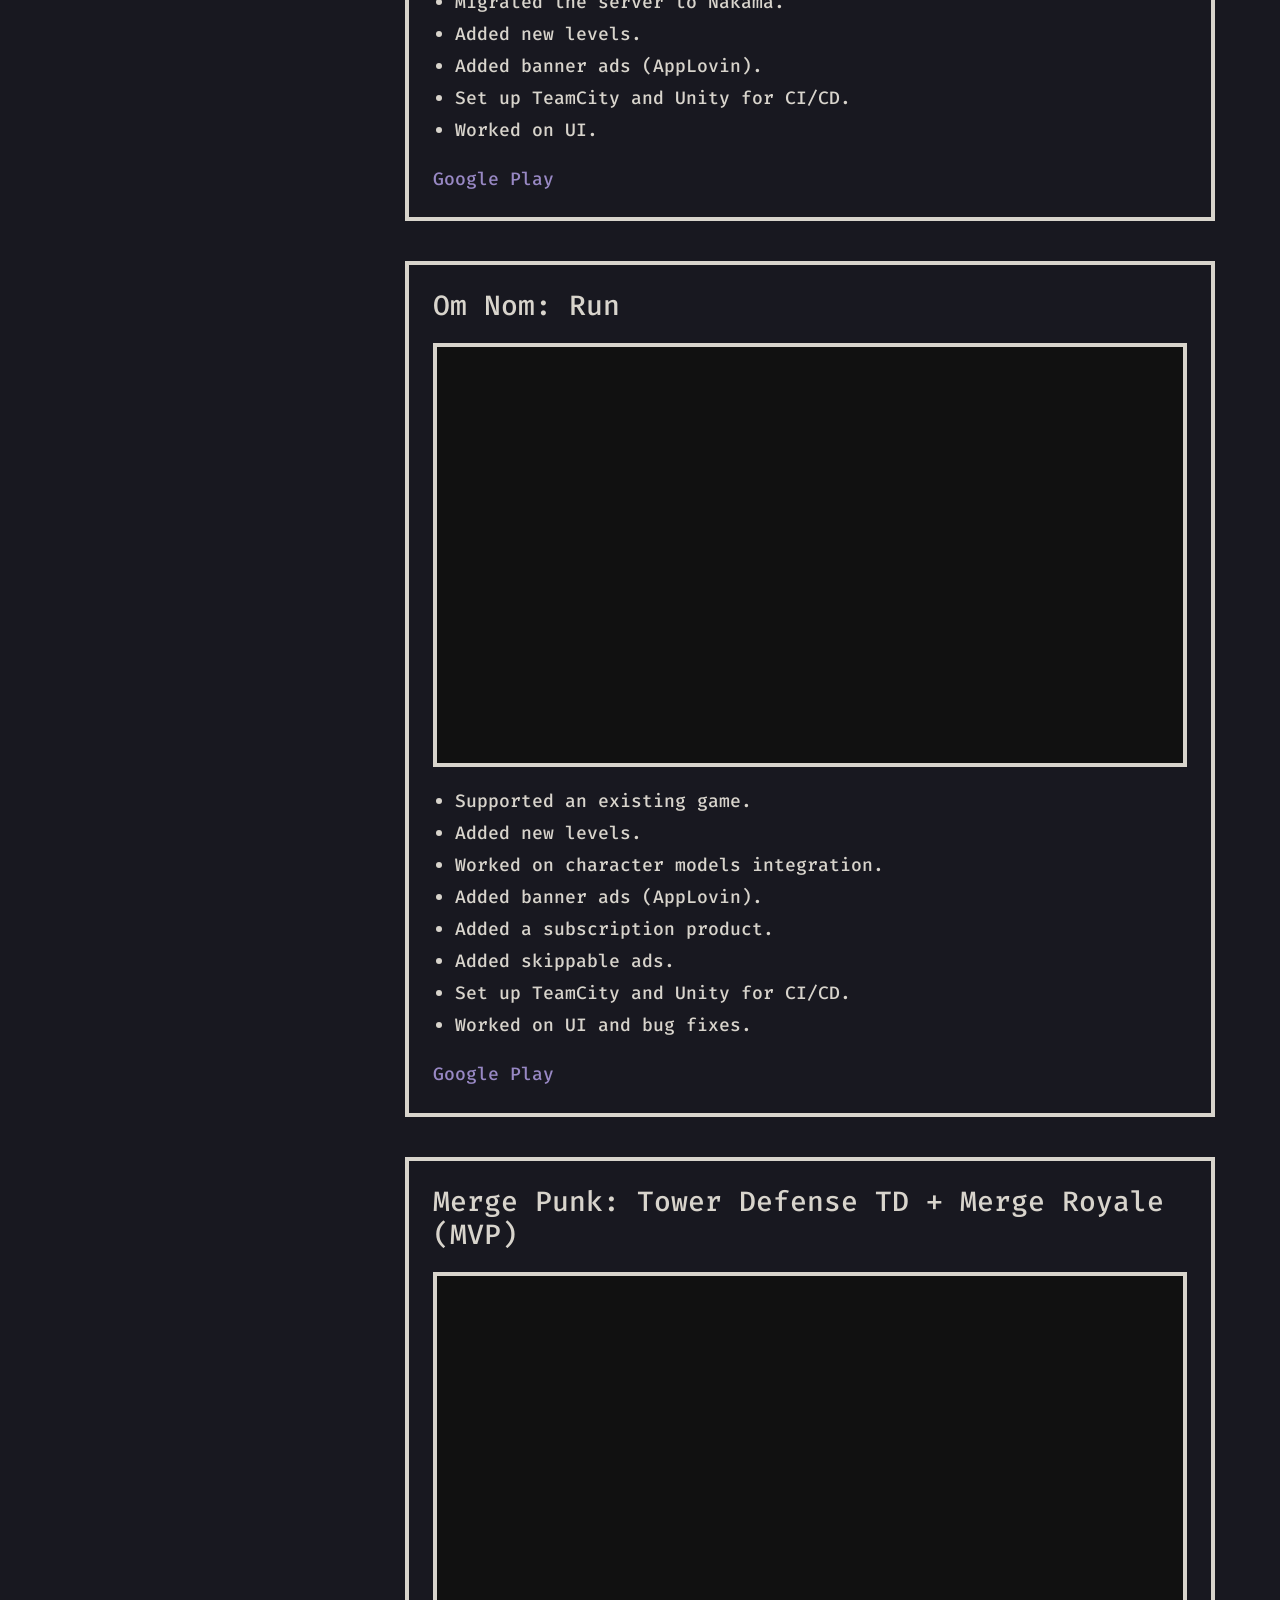
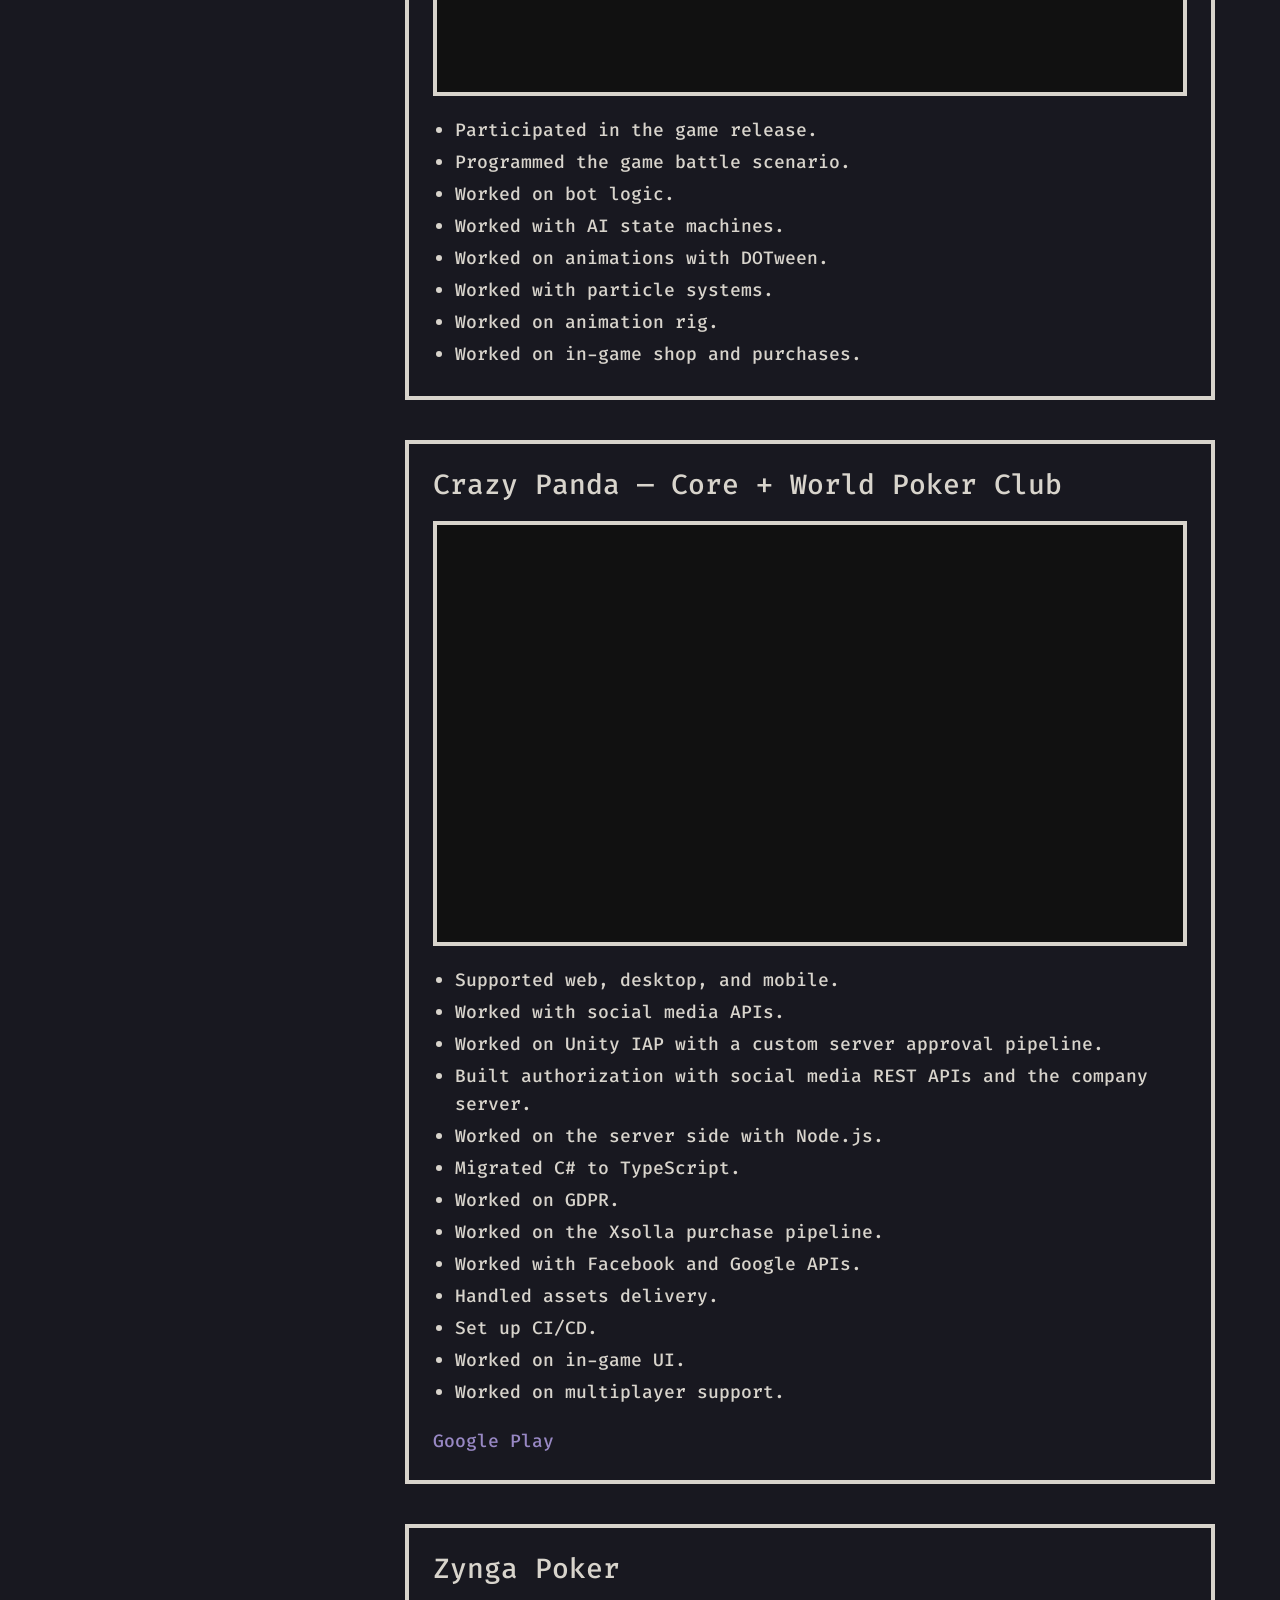
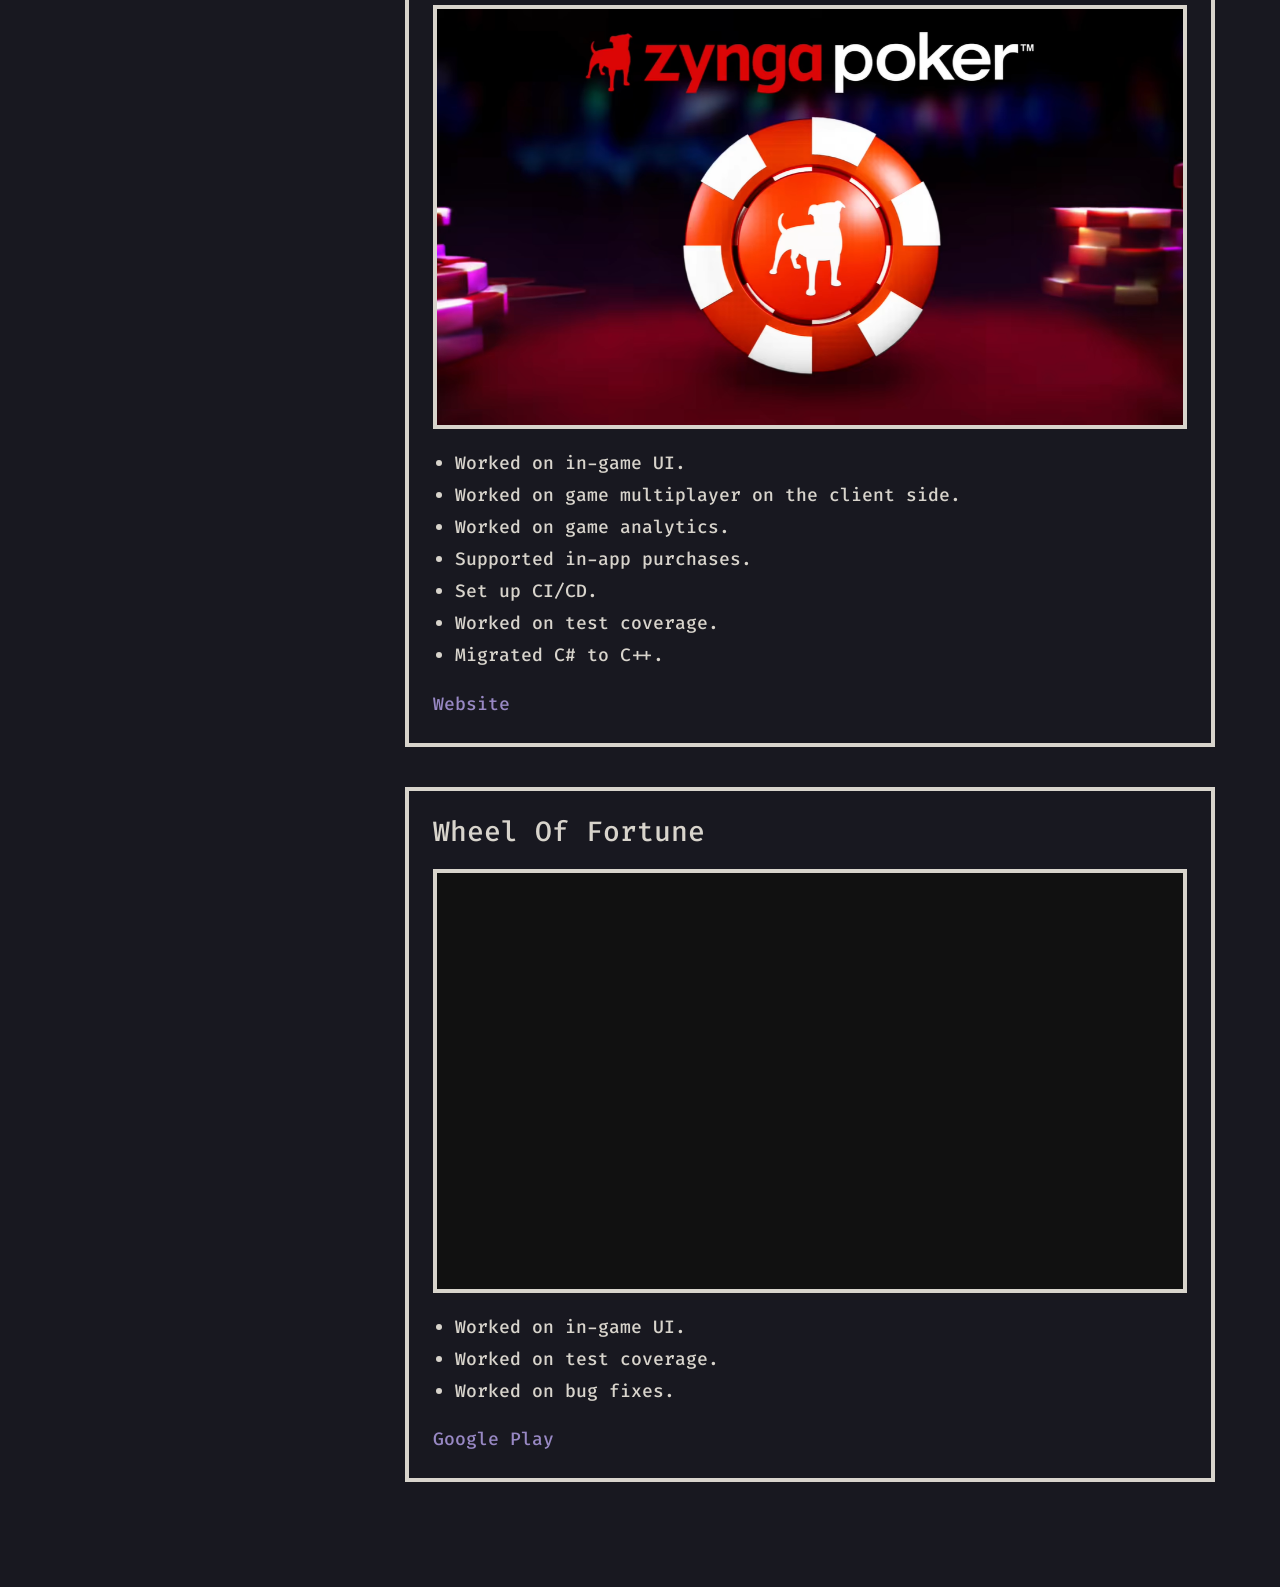
<file: work.html>
<!DOCTYPE html>
<html lang="en">
  <head>
    <meta charset="UTF-8" />
    <meta http-equiv="refresh" content="0; url=projects.html" />
    <link rel="canonical" href="projects.html" />
    <title>Redirecting — Ivan Codes</title>
    <script>
      location.replace("projects.html");
    </script>
  </head>
  <body>
    <p><a href="projects.html">Continue to Projects</a></p>
  </body>
</html>
</file>
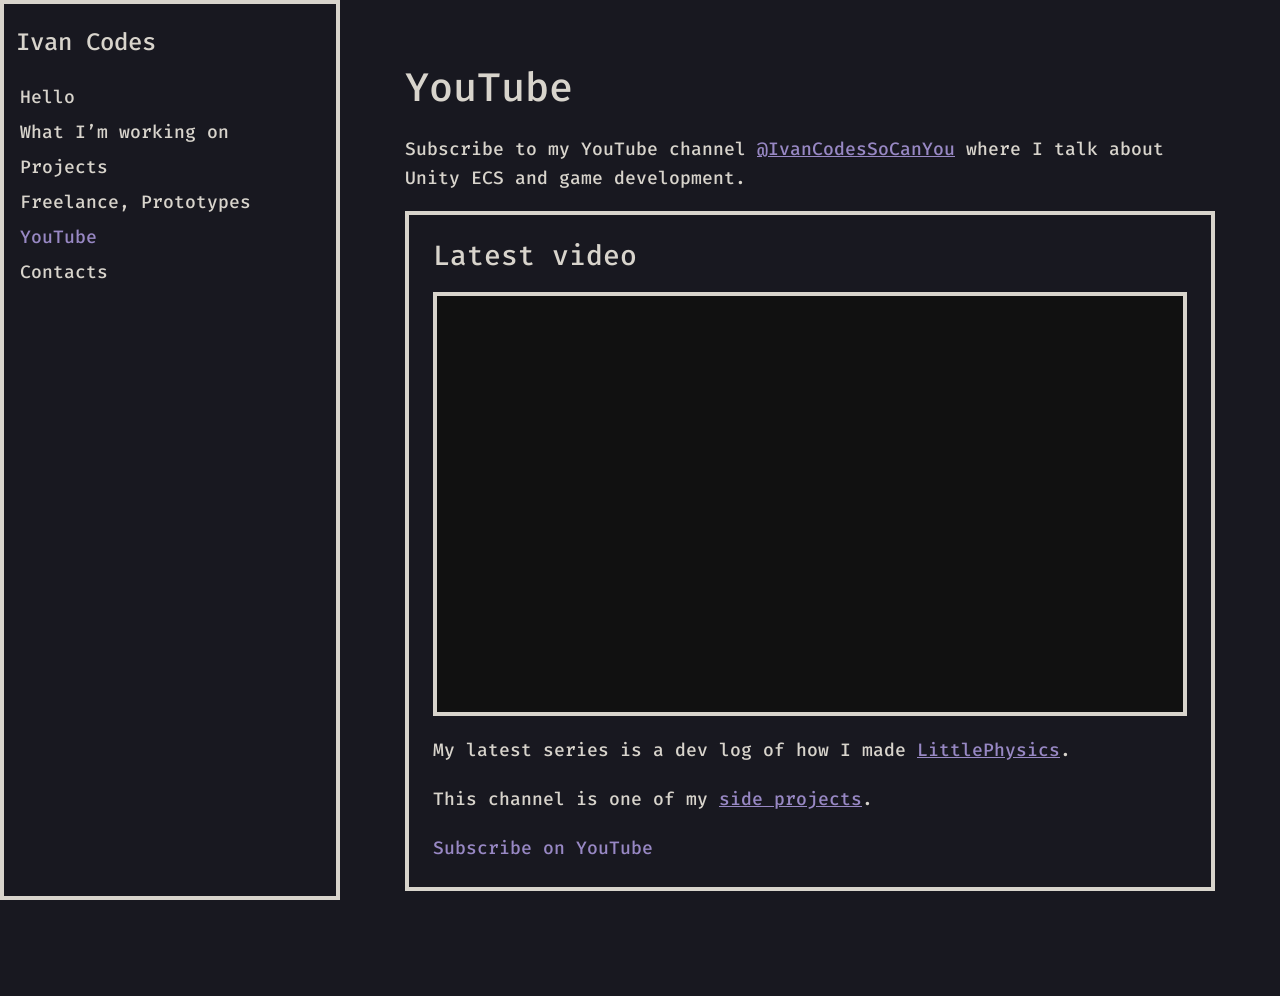
<file: youtube.html>
<!DOCTYPE html>
<html lang="en">
  <head>
    <meta charset="UTF-8" />
    <meta name="viewport" content="width=device-width, initial-scale=1.0" />
    <title>YouTube — Ivan Codes</title>
    <link rel="stylesheet" href="css/styles.css" />
  </head>
  <body>
    <div class="page">
      <header class="topbar">
        <button
          class="menu-toggle"
          type="button"
          aria-expanded="false"
          aria-controls="site-nav"
          aria-label="Open menu"
        >
          <img
            src="assets/icons/menu-button.svg"
            alt=""
            width="40"
            height="40"
          />
        </button>
        <span class="topbar-brand">Ivan Codes</span>
      </header>

      <div class="nav-backdrop" hidden></div>

      <aside id="site-nav" class="sidebar" aria-label="Main">
        <div class="sidebar-brand">Ivan Codes</div>
        <nav class="nav">
          <a class="nav-link" href="index.html">Hello</a>
          <a class="nav-link" href="working-on.html">What I’m working on</a>
          <a class="nav-link" href="projects.html">Projects</a>
          <a class="nav-link" href="freelance.html">Freelance, Prototypes</a>
          <a class="nav-link is-active" href="youtube.html">YouTube</a>
          <a class="nav-link" href="contact.html">Contacts</a>
        </nav>
      </aside>

      <main class="content">
        <article class="content-inner">
          <h1>YouTube</h1>
          <p class="lead">
            Subscribe to my YouTube channel
            <a
              href="https://www.youtube.com/@IvanCodesSoCanYou"
              target="_blank"
              rel="noopener noreferrer"
              >@IvanCodesSoCanYou</a
            >
            where I talk about Unity ECS and game development.
          </p>

          <section class="project">
            <h2>Latest video</h2>
            <div class="video-embed">
              <iframe
                src="https://www.youtube-nocookie.com/embed/E2M__WlXrI0"
                title="Custom Unity ECS Physics — How It Works (Intro)"
                allow="accelerometer; autoplay; clipboard-write; encrypted-media; gyroscope; picture-in-picture; web-share"
                allowfullscreen
              ></iframe>
            </div>
            <p>
              My latest series is a dev log of how I made
              <a href="working-on.html#little-physics">LittlePhysics</a>.
            </p>
            <p>
              This channel is one of my
              <a href="freelance.html#youtube-channel">side projects</a>.
            </p>
            <p class="project-store">
              <a
                href="https://www.youtube.com/@IvanCodesSoCanYou"
                target="_blank"
                rel="noopener noreferrer"
                >Subscribe on YouTube</a
              >
            </p>
          </section>
        </article>
      </main>
    </div>

    <script src="js/main.js"></script>
  </body>
</html>
</file>
<file: css/styles.css>
@font-face {
  font-family: "Fira Code";
  src: url("../assets/fonts/FiraCode-Medium.ttf") format("truetype");
  font-weight: 500;
  font-style: normal;
  font-display: swap;
}

:root {
  --text: #d8d4cc;
  --text-selected: #9888c4;
  --border: #d8d4cc;
  --content-bg: #181820;
  --menu-bg: #181820;
  --font: "Fira Code", ui-monospace, monospace;
  --sidebar-width: 340px;
  --mobile-menu-width: 66.666%;
  --content-inset: 65px;
  --menu-border: 4px;
  --space: 1.25rem;

  /* Mobile type (rem; 1rem ≈ 16px at browser default) */
  --fs-menu-header: 1.25rem;
  --fs-menu: 1rem;
  --fs-body: 1rem;
  --fs-h1: 1.75rem;
  --fs-h2: 1.375rem;
  --fs-caption: 0.75rem;
  --lh-body: 1.6;
  --lh-menu: 1.5;
}

*,
*::before,
*::after {
  box-sizing: border-box;
}

html {
  scroll-behavior: smooth;
}

body {
  margin: 0;
  min-height: 100vh;
  font-family: var(--font);
  font-weight: 500;
  font-size: var(--fs-body);
  line-height: var(--lh-body);
  color: var(--text);
  background: var(--content-bg);
}

img,
video,
iframe {
  max-width: 100%;
  display: block;
}

a {
  color: var(--text-selected);
}

a:hover {
  text-decoration-thickness: 2px;
}

.page {
  min-height: 100vh;
}

/* —— Mobile / tablet (default; desktop overrides below) —— */
.topbar {
  position: sticky;
  top: 0;
  z-index: 30;
  display: flex;
  align-items: center;
  gap: 0.75rem;
  min-height: 3.5rem;
  padding: 0.5rem var(--space);
  background: var(--menu-bg);
  border-bottom: 2px solid var(--border);
}

.topbar-brand {
  font-family: var(--font);
  font-size: var(--fs-menu-header);
  font-weight: 500;
  color: var(--text);
}

.menu-toggle {
  display: inline-flex;
  align-items: center;
  justify-content: center;
  padding: 0;
  border: 2px solid var(--border);
  background: var(--menu-bg);
  cursor: pointer;
}

.menu-toggle img {
  width: 2.5rem;
  height: 2.5rem;
}

.nav-backdrop {
  position: fixed;
  inset: 0;
  z-index: 40;
  background: rgba(0, 0, 0, 0.55);
}

.nav-backdrop[hidden] {
  display: none;
}

.sidebar {
  position: fixed;
  top: 0;
  left: 0;
  z-index: 50;
  width: var(--mobile-menu-width);
  max-width: 22rem;
  height: 100%;
  padding: 1.5rem 1.25rem;
  background: var(--menu-bg);
  color: var(--text);
  box-shadow: inset 0 0 0 var(--menu-border) var(--border);
  transform: translateX(-105%);
  transition: transform 0.22s ease;
}

.sidebar.is-open {
  transform: translateX(0);
}

.sidebar-brand {
  font-family: var(--font);
  font-size: var(--fs-menu-header);
  font-weight: 500;
  margin-bottom: 1.75rem;
  color: var(--text);
  line-height: var(--lh-menu);
}

.nav {
  display: flex;
  flex-direction: column;
  gap: 0.5rem;
}

.nav-link {
  display: block;
  padding: 0.35rem 0.5rem;
  color: var(--text);
  text-decoration: none;
  font-size: var(--fs-menu);
  font-weight: 500;
  line-height: var(--lh-menu);
  overflow-wrap: break-word;
}

.nav-link:hover,
.nav-link.is-active {
  color: var(--text-selected);
}

.content {
  width: 100%;
  background: var(--content-bg);
}

.content-inner {
  margin: 0 auto;
  padding: 1.5rem var(--space) 3rem;
}

h1,
h2 {
  font-family: var(--font);
  font-weight: 500;
  color: var(--text);
}

h1 {
  font-size: var(--fs-h1);
  line-height: 1.2;
  margin: 0 0 0.75rem;
}

h2 {
  font-size: var(--fs-h2);
  line-height: 1.2;
  margin: 2rem 0 0.65rem;
}

.lead,
.content-inner p {
  margin-top: 0;
  color: var(--text);
  font-size: var(--fs-body);
  line-height: var(--lh-body);
}

.hello-intro {
  display: grid;
  grid-template-columns: 1fr;
  gap: 1.25rem;
  align-items: start;
}

.hello-copy {
  min-width: 0;
}

.hello-intro h1 {
  margin-bottom: 0.75rem;
}

.hello-copy p {
  margin-bottom: 1rem;
}

.hello-copy p:last-child {
  margin-bottom: 0;
}

.hello-photo {
  margin: 0;
  width: 100%;
  max-width: 300px;
  justify-self: start;
}

.contact-list {
  list-style: none;
  margin: 1.75rem 0 0;
  padding: 0;
}

.contact-item {
  display: grid;
  grid-template-columns: 6.5rem minmax(0, 1fr);
  gap: 0.35rem 1rem;
  align-items: baseline;
  padding: 0.85rem 0;
  border-bottom: 1px solid var(--border);
}

.contact-item:first-child {
  border-top: 1px solid var(--border);
}

.contact-label {
  color: var(--text);
  opacity: 0.7;
}

.contact-value {
  min-width: 0;
  overflow-wrap: anywhere;
  color: var(--text-selected);
  text-decoration: none;
}

a.contact-value:hover {
  text-decoration: underline;
  text-decoration-thickness: 2px;
}

.media {
  margin: 1.25rem 0 0;
}

.media img {
  width: 100%;
  height: auto;
  border: 2px solid var(--border);
  background: #22222c;
}

.media figcaption {
  margin-top: 0.5rem;
  font-size: var(--fs-caption);
  line-height: 1.4;
  color: var(--text);
  opacity: 0.85;
}

.video-embed {
  position: relative;
  width: 100%;
  aspect-ratio: 16 / 9;
  margin: 1rem 0 0;
  border: 2px solid var(--border);
  background: #111;
  overflow: hidden;
}

.video-embed iframe,
.video-embed video {
  position: absolute;
  inset: 0;
  width: 100%;
  height: 100%;
  border: 0;
}

.video-embed video {
  object-fit: contain;
  background: #111;
}

.project {
  margin: 0 0 1.5rem;
  padding: 1.25rem;
  border: 4px solid var(--border);
  scroll-margin-top: 4.5rem;
}

.project h2 {
  margin: 0 0 1rem;
}

.project p {
  margin: 1.25rem 0 0;
}

.project .project-status {
  margin: -0.5rem 0 1rem;
  color: var(--text);
  opacity: 0.7;
}

.project .media {
  margin-top: 1.25rem;
}

.project h2 + .media,
.project .project-status + .media {
  margin-top: 0;
}

.project .media img,
.project .video-embed {
  border-width: 4px;
}

.project .media img {
  min-height: 12rem;
  aspect-ratio: 16 / 9;
  object-fit: cover;
}

.project .media.media-fit img {
  min-height: 0;
  aspect-ratio: auto;
  object-fit: contain;
  background: #22222c;
}

.media-row {
  display: grid;
  grid-template-columns: 1fr 1fr;
  gap: 0.75rem;
  margin: 1.25rem 0 0;
  align-items: start;
}

.media-row .media {
  margin: 0;
}

.project-store {
  margin: 1.25rem 0 0;
}

.project-store a {
  text-decoration: none;
}

.project-store a:hover {
  text-decoration: underline;
  text-decoration-thickness: 2px;
}

.project-list {
  margin: 1.25rem 0 0;
  padding-left: 1.35rem;
}

.project-list li {
  margin: 0.2rem 0;
}

body.menu-open {
  overflow: hidden;
}

.titles {
  margin: 2rem 0 0;
  padding: 0;
  text-align: left;
}

.titles-heading {
  margin: 0 0 0.75rem;
}

.titles-list {
  display: grid;
  grid-template-columns: repeat(3, minmax(0, 256px));
  gap: 0;
  width: fit-content;
  max-width: 100%;
  margin: 0;
  padding: 0;
  overflow: visible;
  align-items: start;
}

.title-item {
  position: relative;
  display: block;
  width: 100%;
  max-width: 256px;
  max-height: 168px;
  aspect-ratio: 256 / 168;
  text-decoration: none;
  line-height: 0;
  overflow: visible;
}

.title-item img {
  display: block;
  width: 100%;
  height: 100%;
  object-fit: cover;
  border: 2px solid var(--border);
  background: #22222c;
  box-sizing: border-box;
  transform-origin: center center;
  transition:
    transform 0.2s ease,
    box-shadow 0.2s ease;
}

.title-item:hover,
.title-item:focus-visible,
.title-item.is-selected {
  z-index: 10;
}

.title-item:hover img,
.title-item:focus-visible img,
.title-item.is-selected img,
.title-item:active img {
  transform: scale(calc(286 / 256), calc(188 / 168));
  box-shadow: 0 10px 28px rgba(0, 0, 0, 0.55);
}

@media (max-width: 767px) {
  .titles-list {
    grid-template-columns: repeat(2, minmax(0, 256px));
  }
}

@media (max-width: 479px) {
  .titles-list {
    grid-template-columns: minmax(0, 256px);
    width: 100%;
  }
}

.skills {
  position: relative;
  margin-top: 2rem;
  text-align: left;
}

.skills-title {
  margin-bottom: 0.5rem;
}

.skills-category h2 {
  margin-top: 2rem;
  text-align: left;
}

.skills-list {
  display: table;
  width: 100%;
  margin: 0.75rem 0 0;
  padding: 0;
  list-style: none;
  color: var(--text);
  border-collapse: collapse;
}

.skills-list li {
  display: table-row;
  color: var(--text);
  cursor: pointer;
  font-size: var(--fs-body);
}

.skill-stars,
.skill-name {
  display: table-cell;
  vertical-align: top;
  padding: 0.1rem 0;
  line-height: 1.35;
}

.skill-stars {
  width: 101px;
  min-width: 101px;
  max-width: 101px;
  padding-right: 11px;
  white-space: nowrap;
  line-height: 0;
}

.skill-name {
  width: auto;
  overflow-wrap: anywhere;
  word-break: break-word;
}

.skill-stars img {
  display: inline-block;
  width: 18px;
  height: 18px;
  vertical-align: top;
}

.skill-item.is-highlighted {
  color: var(--text-selected);
}

.skill-popup {
  position: absolute;
  z-index: 20;
  padding: 0.75rem 1rem;
  background: var(--menu-bg);
  border: 2px solid var(--border);
  box-shadow: 0 6px 20px rgba(0, 0, 0, 0.45);
  font-size: var(--fs-body);
  line-height: var(--lh-body);
  color: var(--text);
  text-align: left;
  pointer-events: none;
}

.skill-popup[hidden] {
  display: none;
}

/* —— Desktop —— */
@media (min-width: 900px) {
  :root {
    --fs-menu-header: 1.5rem;
    --fs-menu: 1.125rem;
    --fs-body: 1.125rem;
    --fs-h1: 2.5rem;
    --fs-h2: 1.75rem;
    --fs-caption: 0.875rem;
    --lh-body: 1.6;
    --lh-menu: 1.5;
  }

  .topbar {
    display: none;
  }

  .nav-backdrop {
    display: none !important;
  }

  .page {
    display: grid;
    grid-template-columns: var(--sidebar-width) 1fr;
    min-height: 100vh;
    background: var(--content-bg);
  }

  .sidebar {
    position: sticky;
    top: 0;
    transform: none;
    width: var(--sidebar-width);
    max-width: none;
    height: 100vh;
    padding: 1.5rem 1rem;
    background: var(--menu-bg);
    box-shadow: inset 0 0 0 var(--menu-border) var(--border);
    overflow-y: auto;
  }

  .sidebar-brand {
    margin: 0 0 1.5rem;
  }

  .nav-link {
    padding: 0 0.25rem;
  }

  .nav-link:hover,
  .nav-link.is-active {
    color: var(--text-selected);
    background: transparent;
  }

  .content {
    min-width: 0;
    min-height: 100vh;
    overflow-y: auto;
    background: var(--content-bg);
  }

  .content-inner {
    width: 100%;
    margin: 0;
    padding: var(--content-inset);
    text-align: left;
  }

  .hello-intro {
    gap: 2rem;
  }

  .hello-intro h1 {
    margin-bottom: 1.5rem;
  }

  h1 {
    line-height: 1.15;
    margin: 0 0 1.5rem;
  }

  h2 {
    margin: 2.5rem 0 1rem;
    padding: 0;
    border: 0;
  }

  .media img,
  .video-embed {
    border-width: var(--menu-border);
    border-color: var(--border);
  }

  .project {
    margin: 0 0 2.5rem;
    padding: 1.5rem;
  }

  .project h2 {
    margin: 0 0 1.25rem;
  }

  .titles {
    margin-top: 2rem;
  }

  .skills {
    margin-top: 2rem;
  }

  .skills-category h2 {
    margin-top: 2.5rem;
  }
}
</file>
